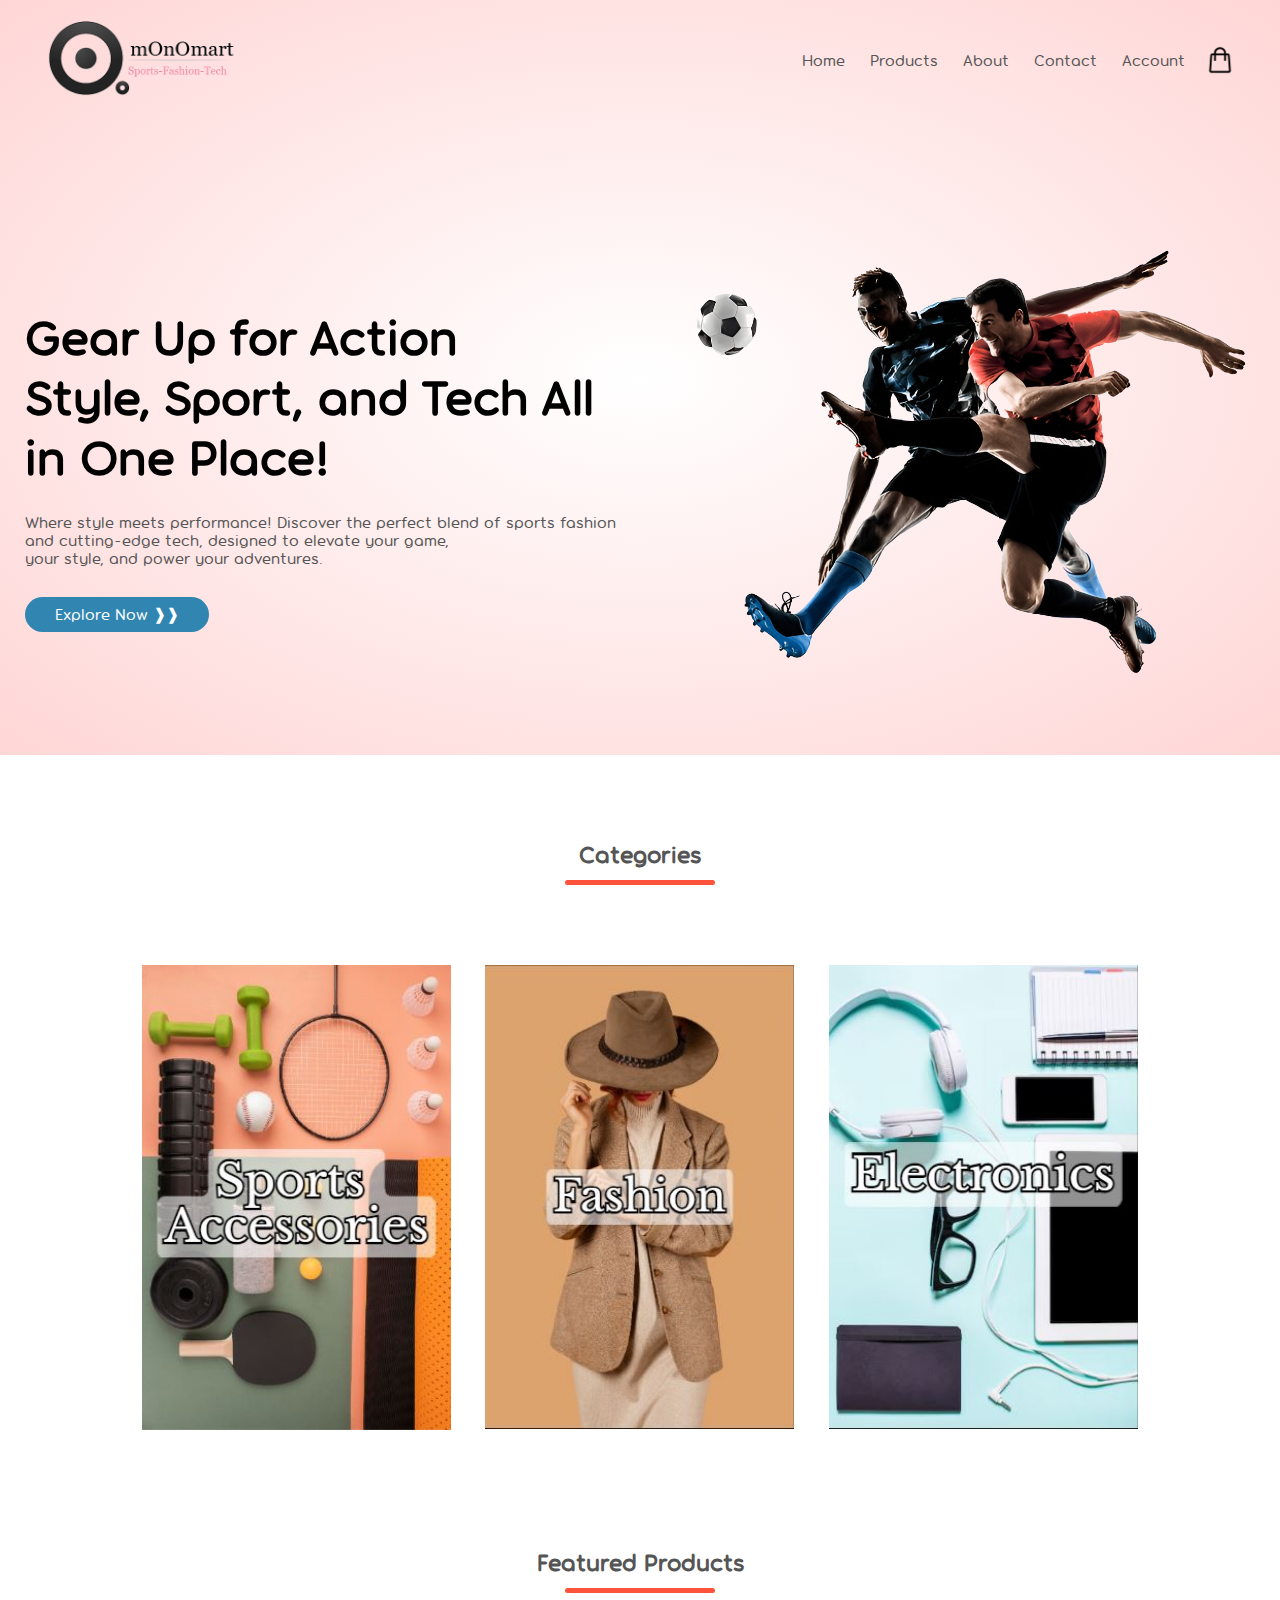
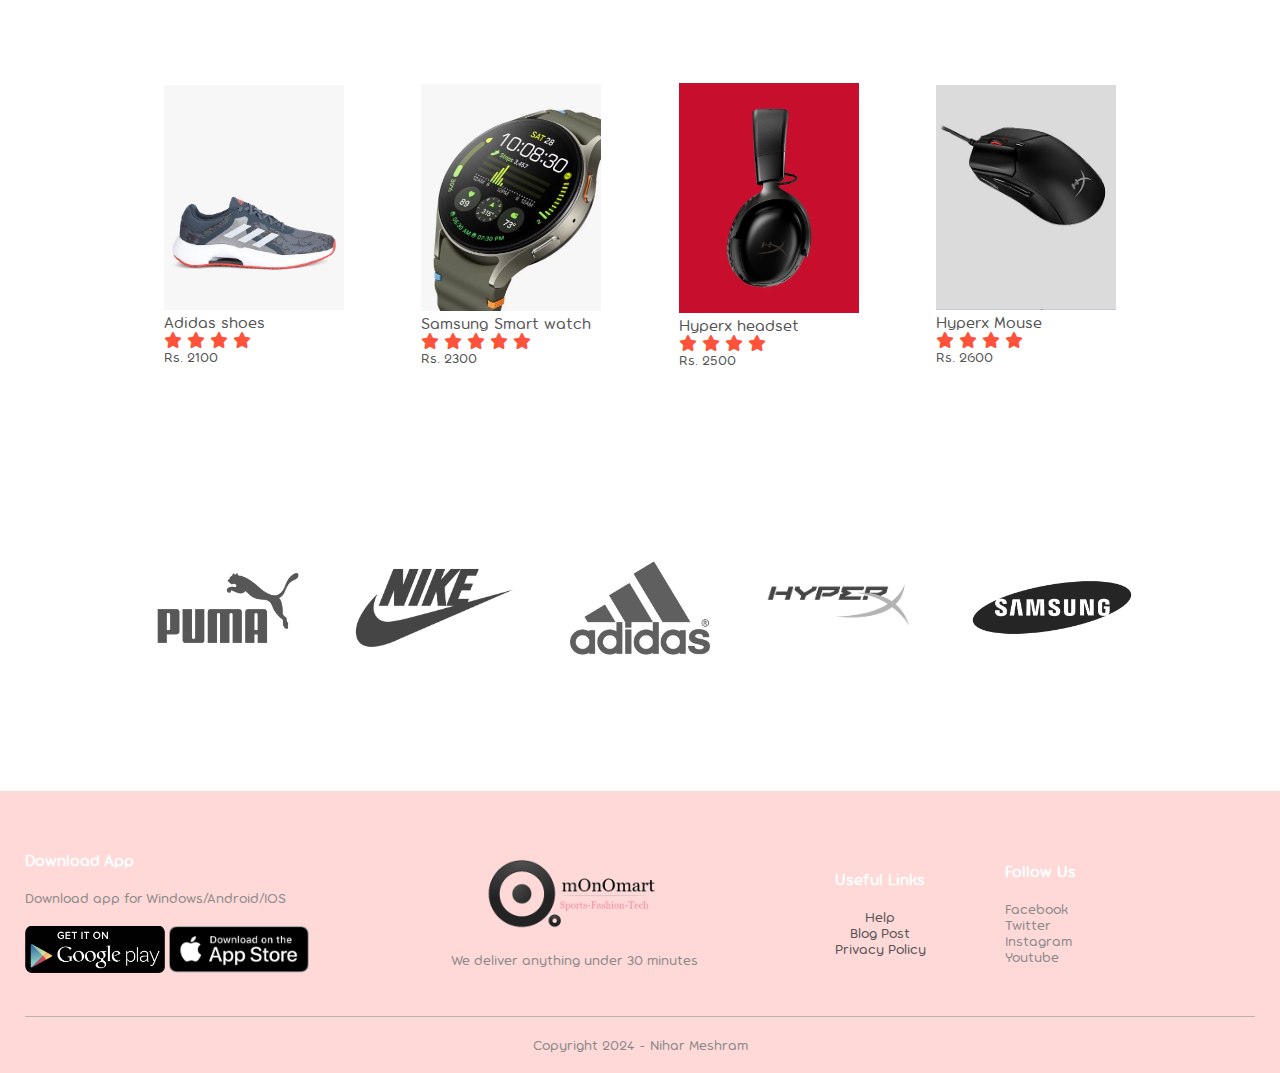
<file: Index.html>
<!DOCTYPE html>
<html>
  <head>
    <meta charset="UTF-8">
    <meta name="viewport" content="width=device-width initial-scale=1.0">
    <title>mOnOmart</title>
    <link rel="stylesheet" href="style.css">
    <link rel="preload" href="/torus_regular-webfont.woff2" as="font" type="font/woff2" crossorigin>
    <link rel="stylesheet" href="https://cdnjs.cloudflare.com/ajax/libs/font-awesome/6.7.2/css/all.min.css">
  </head>
  <body>
    <div class="header">
        <div class="container">
            <div class="navbar">
                <div class="logo">
                    <img src="images/logo.png" width="200px">
                </div>
                <nav>
                    <ul id="MenuItems">
                        <li><a href="">Home</a></li>
                        <li><a href="Products.html">Products</a></li>
                        <li><a href="About.html">About</a></li>
                        <li><a href="Contact.html">Contact</a></li>
                        <li><a href="Login.html">Account</a></li>
                    </ul>
                </nav>
                <img src="/images/cart.png" width="30px" height="30px">
                <img src="/images/menu.png" class="menu-icon" onclick="menutoggle()">
              </div>
              <div class="row">
                <div class="col">
                         <h2>Gear Up for Action<br>Style, Sport, and Tech All in One Place!</h2>
                         <p>Where style meets performance! Discover the perfect blend of sports fashion and cutting-edge tech, designed to elevate your game,<br>your style, and power your adventures.</p>
                          <a href="Products.html" class="button">Explore Now &#10097&#10097;</a> 
                </div>
                <div class="col">
                    <img src="images/image1.png">
                </div>
              </div>
        </div>
    </div>
    
    <div class="categories">
        <h2 class="title">Categories</h2>
        <div class="small-container">
          <div class="row">
            <div class="colc">
                <img src="/images/category1.jpg">
            </div>
            <div class="colc">
                <img src="/images/category2.jpg">
            </div>
            <div class="colc">
                <img src="/images/category3.jpg">
            </div>
            </div>
          </div>
        </div>
    </div>

    <div class="small-container">
        <h2 class="title">Featured Products</h2>
        <div class="row">
            <div class="cold"><a href="ProductD.html">
                <img src="/images/product1.webp">
                <h4>Adidas shoes</h4>
                <div class="rating">
                    <i class="fa fa-star" aria-hidden="true"></i>
                    <i class="fa fa-star" aria-hidden="true"></i>
                    <i class="fa fa-star" aria-hidden="true"></i>
                    <i class="fa fa-star" aria-hidden="true"></i>
                    <i class="fa fa-star-o" aria-hidden="true"></i></a>
                </div>
                <p>Rs. 2100</p>
            </div>
            <div class="cold"><a href="ProductD.html">
                <img src="/images/product2.avif">
                <h4>Samsung Smart watch</h4>
                <div class="rating">
                    <i class="fa fa-star" aria-hidden="true"></i>
                    <i class="fa fa-star" aria-hidden="true"></i>
                    <i class="fa fa-star" aria-hidden="true"></i>
                    <i class="fa fa-star" aria-hidden="true"></i>
                    <i class="fa fa-star" aria-hidden="true"></i></a>
                </div>
                <p>Rs. 2300</p>
            </div>
            <div class="cold"><a href="ProductD.html">
                <img src="/images/product3.webp">
                <h4>Hyperx headset</h4>
                <div class="rating">
                    <i class="fa fa-star" aria-hidden="true"></i>
                    <i class="fa fa-star" aria-hidden="true"></i>
                    <i class="fa fa-star" aria-hidden="true"></i>
                    <i class="fa fa-star" aria-hidden="true"></i>
                    <i class="fa fa-star-o" aria-hidden="true"></i></a>
                </div>
                <p>Rs. 2500</p>
            </div>
            <div class="cold"><a href="ProductD.html">
                <img src="/images/product 4.jpg">
                <h4>Hyperx Mouse</h4>
                <div class="rating">
                    <i class="fa fa-star" aria-hidden="true"></i>
                    <i class="fa fa-star" aria-hidden="true"></i>
                    <i class="fa fa-star" aria-hidden="true"></i>
                    <i class="fa fa-star" aria-hidden="true"></i>
                    <i class="fa fa-star-half-o" aria-hidden="true"></i></a>
                </div>
                <p>Rs. 2600</p>
            </div>
        </div>
    </div>
    <div class="brands">
        <div class="small-container">
            <div class="row">
                <div class="colf">
                    <img src="/images/brand1.png">
                </div>
                <div class="colf">
                    <img src="/images/brand2.png">
                </div>
                <div class="colf">
                    <img src="/images/brand3.png">
                </div>
                <div class="colf">
                    <img src="/images/brand4.png">
                </div>
                <div class="colf">
                    <img src="/images/brand5.png">
                </div>
            </div>
        </div>
    </div>


    <div class="footer">
        <div class="container">
            <div class="row">
                <div class="fcol1">
                    <h3>Download App</h3>
                    <p>Download app for Windows/Android/IOS</p>
                    <div class="applogo">
                        <img src="/images/applogo1.png">
                        <img src="/images/applogo2.png">
                    </div>
                </div>
                <div class="fcol2">
                    <img src="/images/logo.png">
                    <p>We deliver anything under 30 minutes</p>
                </div>
                <div class="fcol3">
                    <h3>Useful Links</h3>
                    <ul>
                        <li><a href="Help.html">Help</a></li>
                        <li><a>Blog Post</a></li>
                        <li><a href="PriPol.html">Privacy Policy</a></li>
                    </ul>
                </div>
                <div class="fcol4">
                    <h3>Follow Us</h3>
                    <ul>
                        <li>Facebook</li>
                        <li>Twitter</li>
                        <li>Instagram</li>
                        <li>Youtube</li>
                    </ul>
                </div>
            </div>
            <hr>
            <p class="copyright">Copyright 2024 - Nihar Meshram</p>
        </div>
    </div>

    <script>
        var MenuItems = document.getElementById("MenuItems");

        MenuItems.style.maxHeight = "0px";

        function menutoggle(){
            if(MenuItems.style.maxHeight == "0px")
        {
            MenuItems.style.maxHeight = "200px";
        }
        else
        {
            MenuItems.style.maxHeight = "0px";
        }
        }
    </script>

  </body>
</html>
</file>
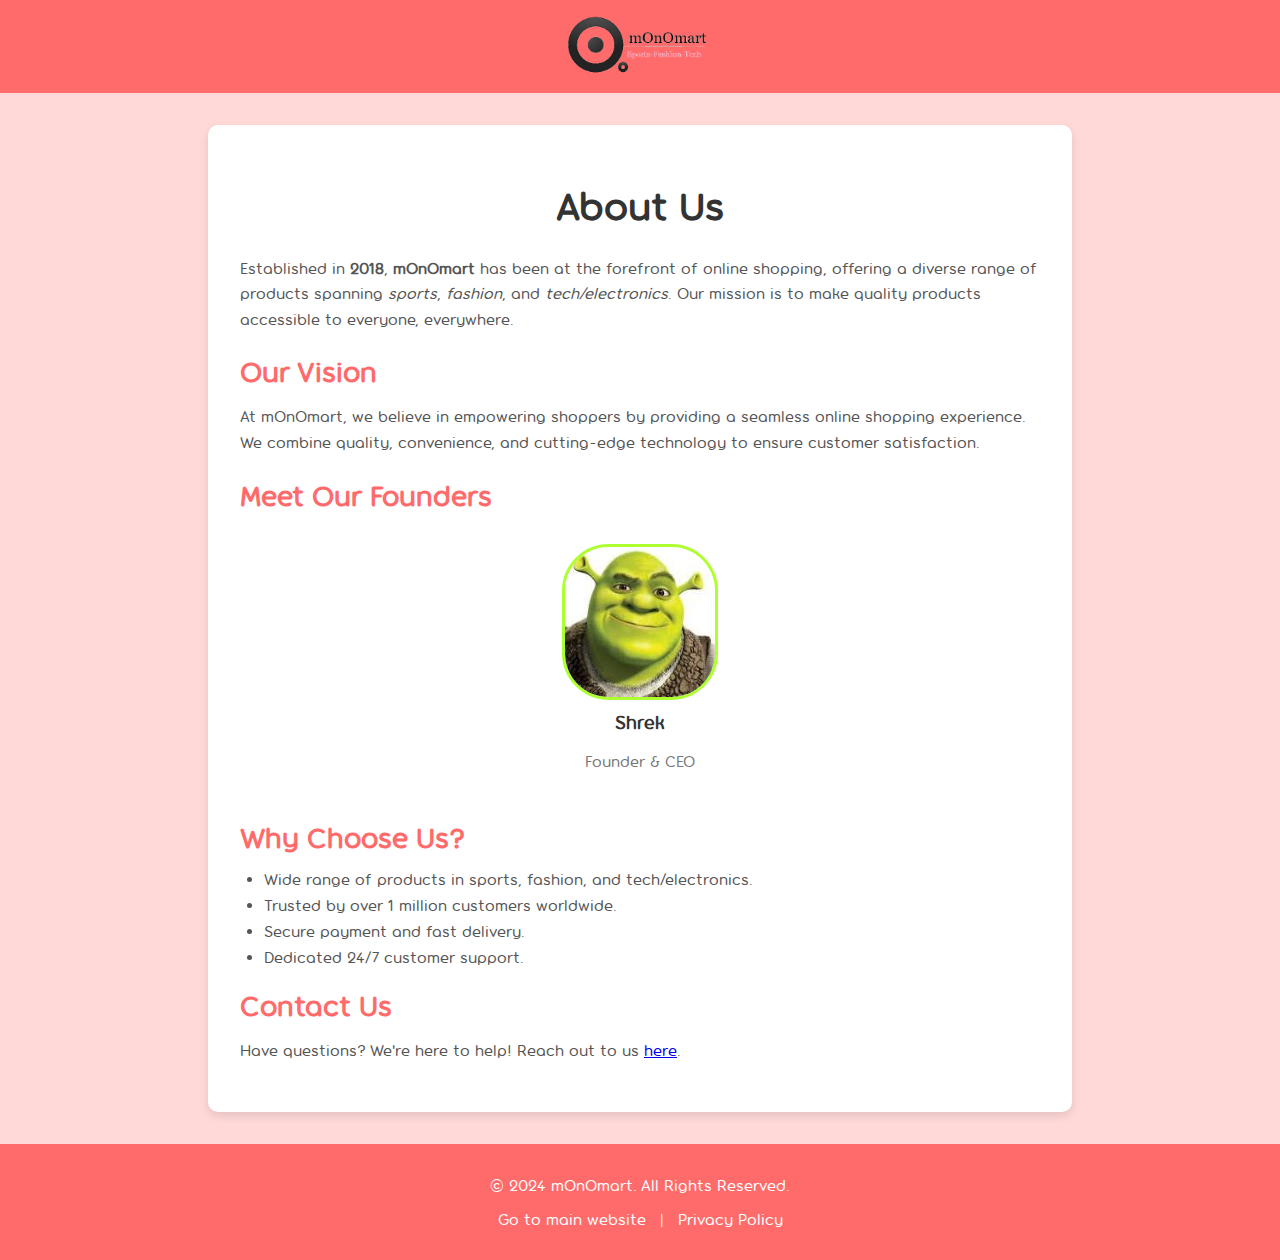
<file: About.html>
<!DOCTYPE html>
<html lang="en">
<head>
    <meta charset="UTF-8">
    <meta name="viewport" content="width=device-width, initial-scale=1.0">
    <title>About Us - mOnOmart</title>
    <link rel="stylesheet" href="About.css">
    <link rel="preload" href="/torus_regular-webfont.woff2" as="font" type="font/woff2" crossorigin>
</head>
<body>
    <header class="header">
        <a href="Website.html"><img src="/images/logo.png" class="logo"></a>
    </header>

    <div class="about-container">
        <h1>About Us</h1>
        <p>Established in <strong>2018</strong>, <strong>mOnOmart</strong> has been at the forefront of online shopping, offering a diverse range of products spanning <em>sports</em>, <em>fashion</em>, and <em>tech/electronics</em>. Our mission is to make quality products accessible to everyone, everywhere.</p>
        
        <section>
            <h2>Our Vision</h2>
            <p>At mOnOmart, we believe in empowering shoppers by providing a seamless online shopping experience. We combine quality, convenience, and cutting-edge technology to ensure customer satisfaction.</p>
        </section>
        
        <section>
            <h2>Meet Our Founders</h2>
            <div class="founders">
                <div class="founder">
                    <img src="/images/Founder.JPG" class="founder-image">
                    <h3>Shrek</h3>
                    <p>Founder & CEO</p>
                </div>
            </div>
        </section>

        <section>
            <h2>Why Choose Us?</h2>
            <ul>
                <li>Wide range of products in sports, fashion, and tech/electronics.</li>
                <li>Trusted by over 1 million customers worldwide.</li>
                <li>Secure payment and fast delivery.</li>
                <li>Dedicated 24/7 customer support.</li>
            </ul>
        </section>

        <section>
            <h2>Contact Us</h2>
            <p>Have questions? We're here to help! Reach out to us <a href="Contact.html">here</a>.</p>
        </section>
    </div>

    <footer class="footer">
        <p>&copy; 2024 mOnOmart. All Rights Reserved.</p>
        <p><a href="Website.html">Go to main website</a> | <a href="PriPol.css">Privacy Policy</a></p>
    </footer>
</body>
</html>
</file>
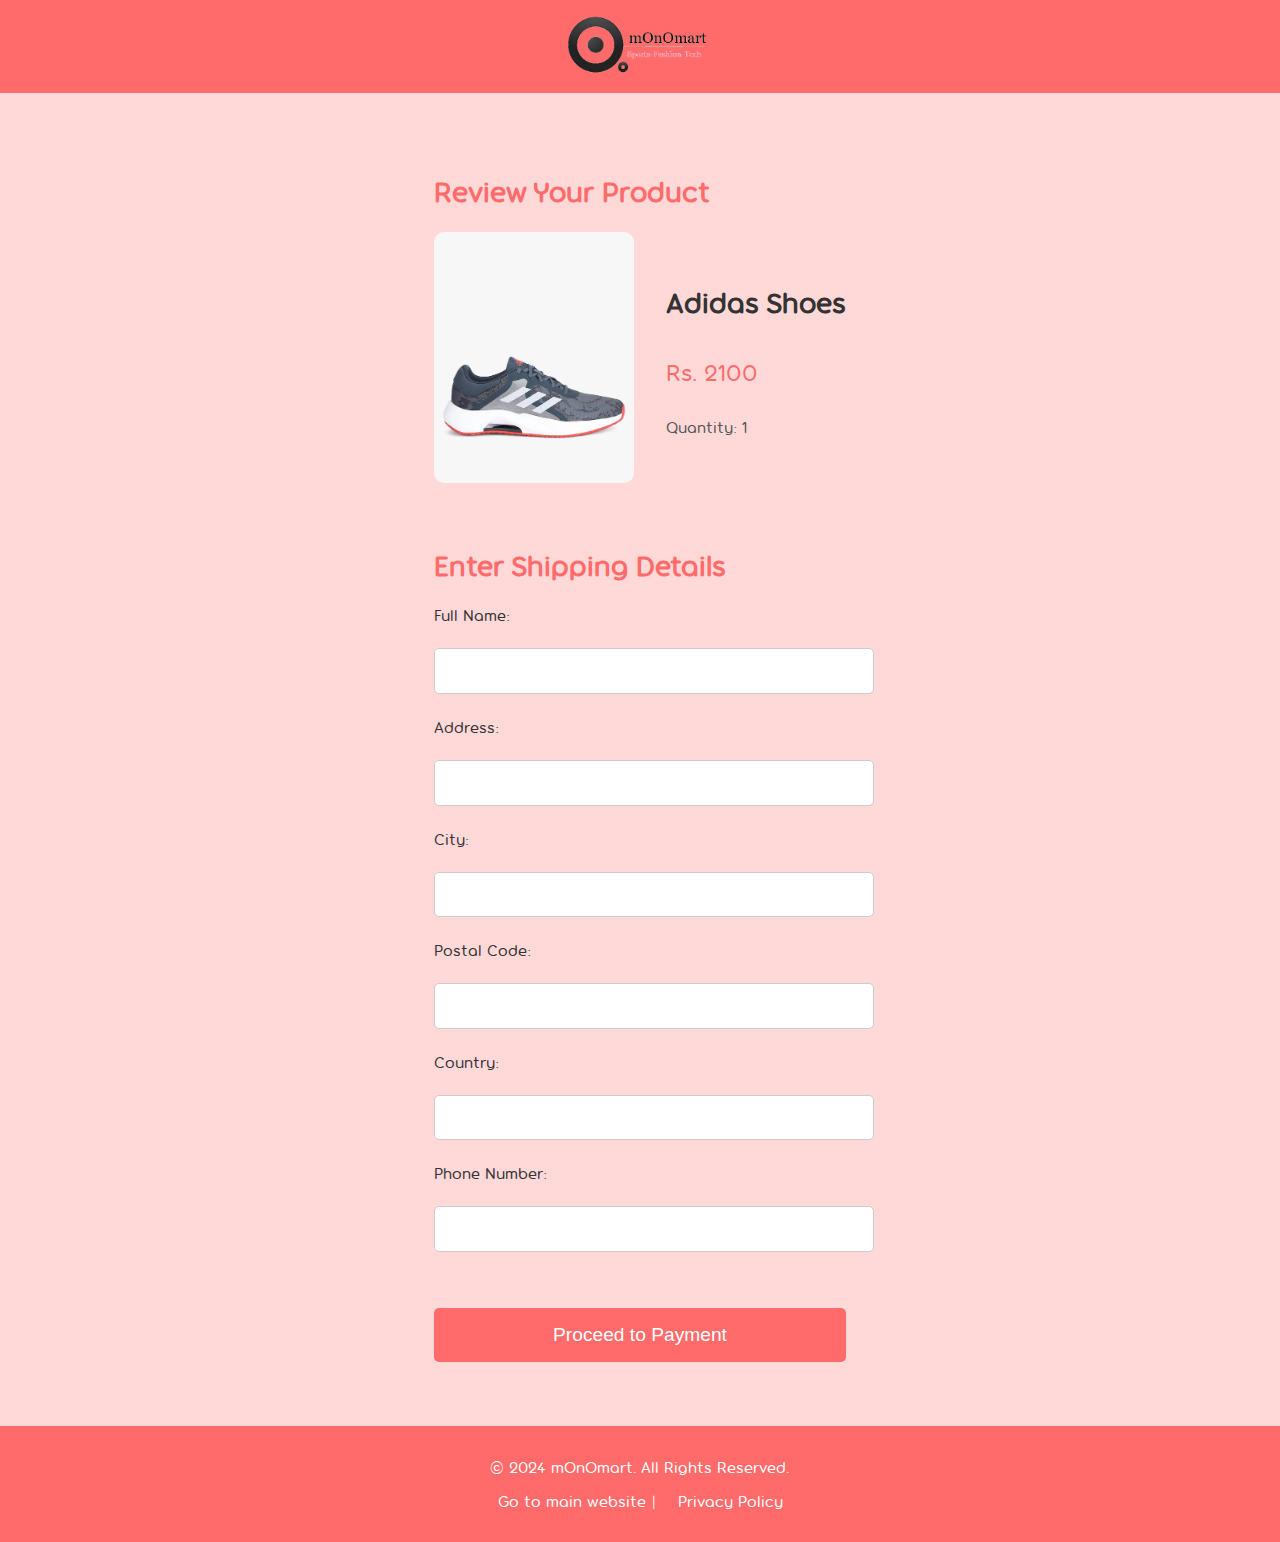
<file: Buynow.html>
<!DOCTYPE html>
<html lang="en">
<head>
    <meta charset="UTF-8">
    <meta name="viewport" content="width=device-width, initial-scale=1.0">
    <title>Buy Now - mOnOmart</title>
    <link rel="stylesheet" href="Buynow.css">
    <link rel="preload" href="/torus_regular-webfont.woff2" as="font" type="font/woff2" crossorigin>
</head>
<body>
    <header class="header">
        <a href="Website.html">
            <img src="/images/logo.png" class="logo">
        </a>
    </header>

    <div class="buy-now-container">
        <div class="product-review">
            <h1>Review Your Product</h1>
            <div class="product-info">
                <img src="/images/product1.webp" class="product-image">
                <div class="product-details">
                    <h2>Adidas Shoes</h2>
                    <p class="price">Rs. 2100</p>
                    <p class="quantity">Quantity: 1</p>
                </div>
            </div>
        </div>

        <div class="shipping-info">
            <h1>Enter Shipping Details</h1>
            <form id="shipping-form">
                <label for="full-name">Full Name:</label>
                <input type="text" id="full-name" name="full-name" required>

                <label for="address">Address:</label>
                <input type="text" id="address" name="address" required>

                <label for="city">City:</label>
                <input type="text" id="city" name="city" required>

                <label for="postal-code">Postal Code:</label>
                <input type="text" id="postal-code" name="postal-code" required>

                <label for="country">Country:</label>
                <input type="text" id="country" name="country" required>

                <label for="phone">Phone Number:</label>
                <input type="tel" id="phone" name="phone" required>

                <button type="submit" class="submit-button">Proceed to Payment</button>
            </form>
        </div>
    </div>

    <footer class="footer">
        <p>&copy; 2024 mOnOmart. All Rights Reserved.</p>
        <p><a href="Website.html">Go to main website | <a href="PriPol.html">Privacy Policy</a></a></p>
    </footer>
</body>
</html>
</file>
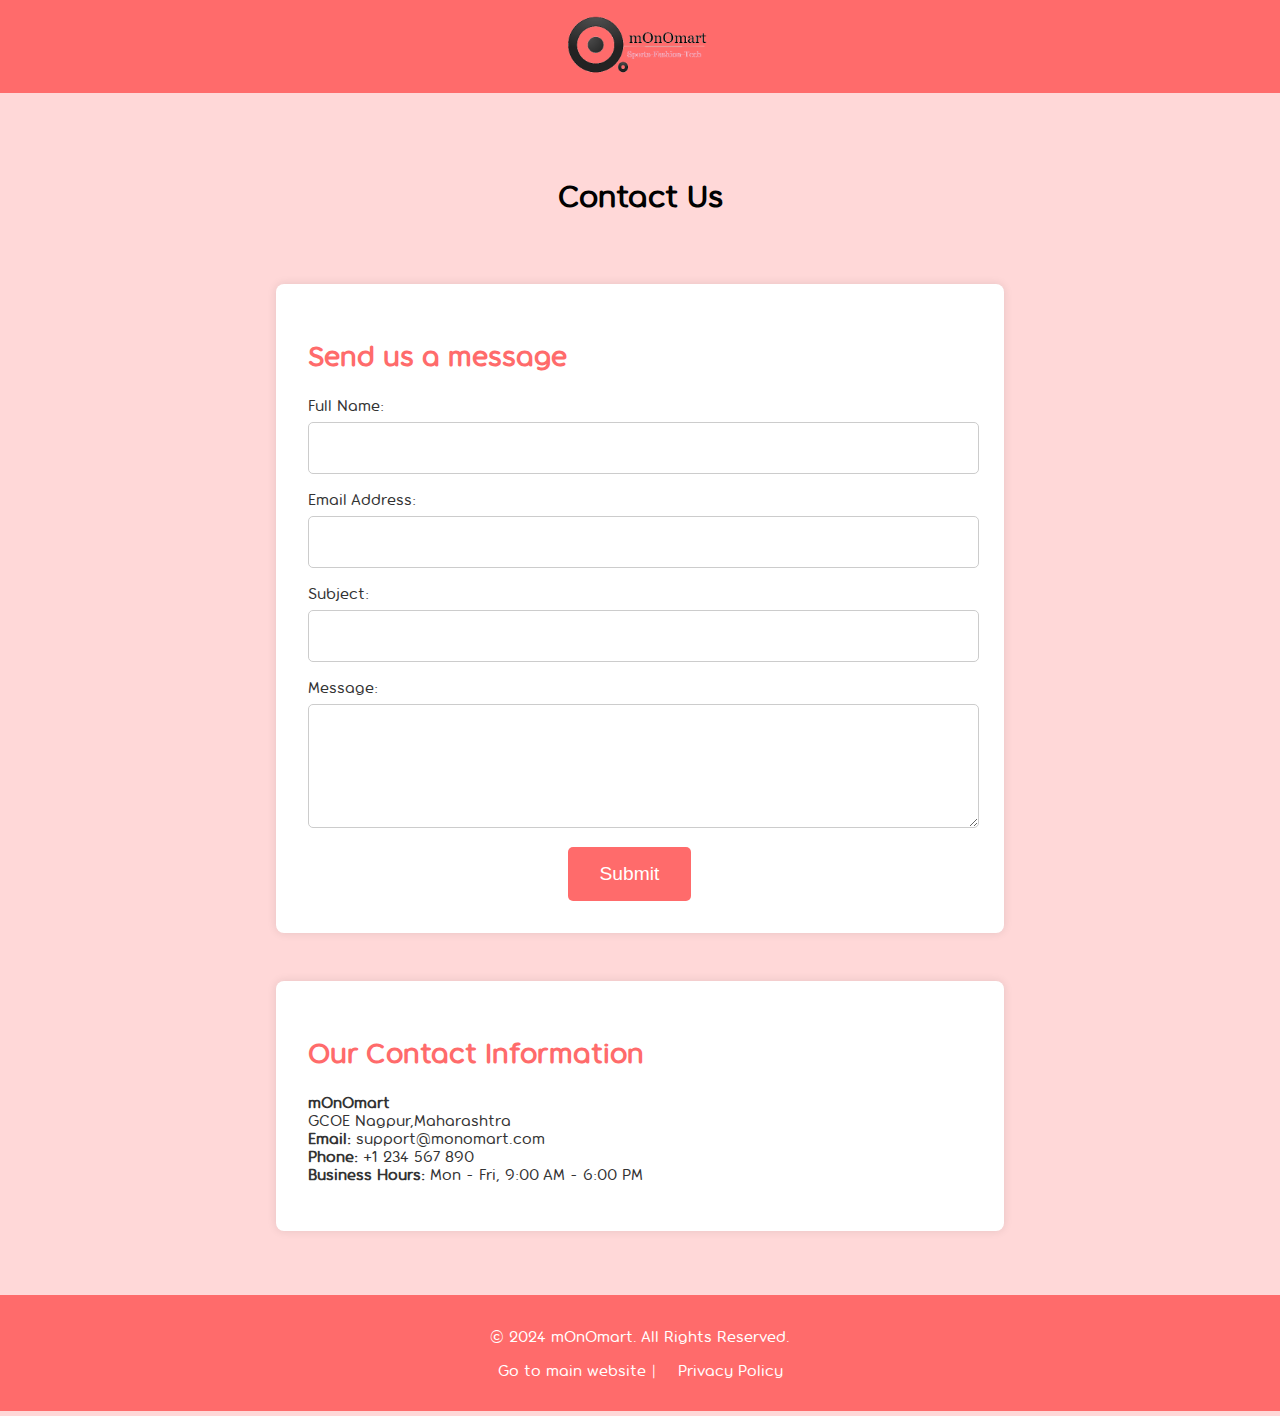
<file: Contact.html>
<!DOCTYPE html>
<html lang="en">
<head>
    <meta charset="UTF-8">
    <meta name="viewport" content="width=device-width, initial-scale=1.0">
    <title>Contact Us - mOnOmart</title>
    <link rel="stylesheet" href="Contact.css">
    <link rel="preload" href="/torus_regular-webfont.woff2" as="font" type="font/woff2" crossorigin>
</head>
<body>
    <header class="header">
        <a href="Website.html">
            <img src="/images/logo.png" class="logo">
        </a>
    </header>

    <div class="contact-us-container">
        <h1>Contact Us</h1>
        
        <div class="contact-form">
            <h2>Send us a message</h2>
            <form action="" method="POST">
                <label for="name">Full Name:</label>
                <input type="text" id="name" name="name" required>
                
                <label for="email">Email Address:</label>
                <input type="email" id="email" name="email" required>
                
                <label for="subject">Subject:</label>
                <input type="text" id="subject" name="subject" required>
                
                <label for="message">Message:</label>
                <textarea id="message" name="message" rows="5" required></textarea>
                
                <button type="submit" class="submit-button">Submit</button>
            </form>
        </div>
        
        <div class="company-info">
            <h2>Our Contact Information</h2>
            <p><strong>mOnOmart</strong><br>
            GCOE Nagpur,Maharashtra<br>
            <strong>Email:</strong> support@monomart.com<br>
            <strong>Phone:</strong> +1 234 567 890<br>
            <strong>Business Hours:</strong> Mon - Fri, 9:00 AM - 6:00 PM</p>
        </div>
    </div>

    <footer class="footer">
        <p>&copy; 2024 mOnOmart. All Rights Reserved.</p>
        <p><a href="Website.html">Go to main website | <a href="PriPol.html">Privacy Policy</a></a></p>
    </footer>

</body>
</html>
</file>
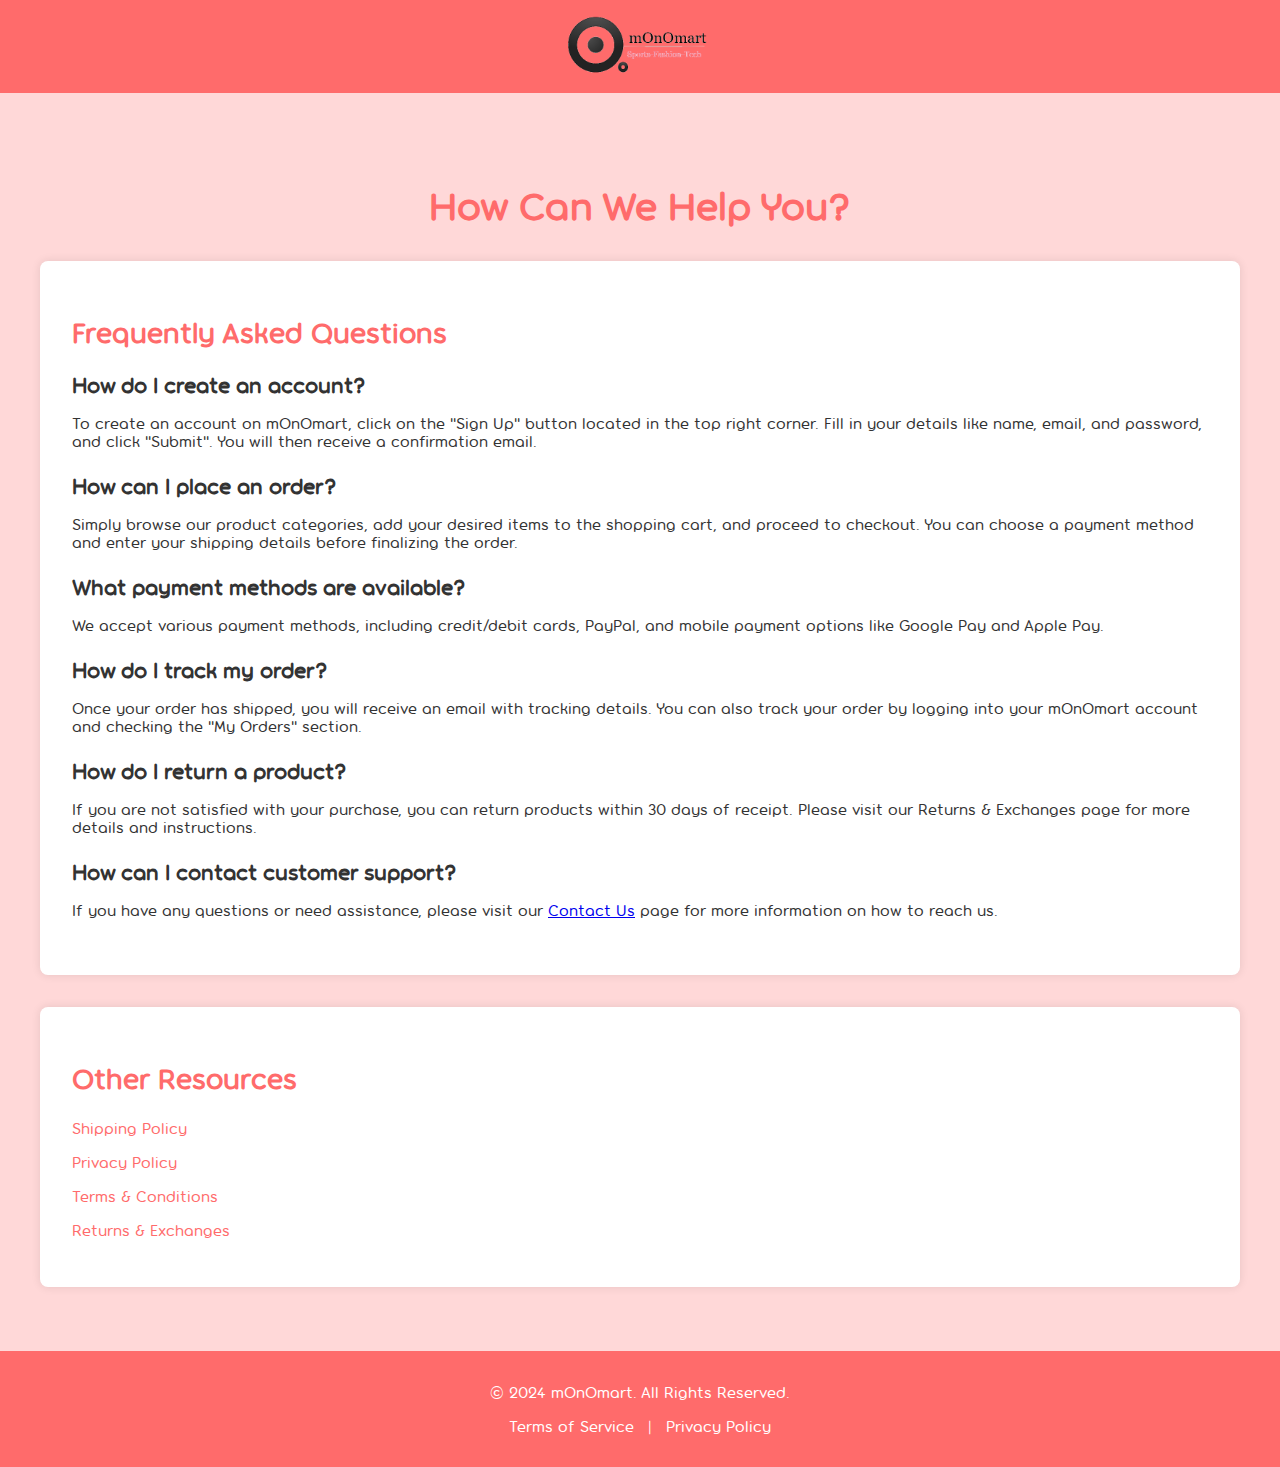
<file: Help.html>
<!DOCTYPE html>
<html lang="en">
<head>
    <meta charset="UTF-8">
    <meta name="viewport" content="width=device-width, initial-scale=1.0">
    <title>Help - mOnOmart</title>
    <link rel="stylesheet" href="Help.css">
    <link rel="preload" href="/torus_regular-webfont.woff2" as="font" type="font/woff2" crossorigin>
</head>
<body>
    <header class="header">
        <a href="Website.html">
            <img src="/images/logo.png" class="logo">
        </a>
    </header>

    <div class="help-container">
        <h1>How Can We Help You?</h1>

        <section class="faq-section">
            <h2>Frequently Asked Questions</h2>

            <div class="faq-item">
                <h3>How do I create an account?</h3>
                <p>To create an account on mOnOmart, click on the "Sign Up" button located in the top right corner. Fill in your details like name, email, and password, and click "Submit". You will then receive a confirmation email.</p>
            </div>

            <div class="faq-item">
                <h3>How can I place an order?</h3>
                <p>Simply browse our product categories, add your desired items to the shopping cart, and proceed to checkout. You can choose a payment method and enter your shipping details before finalizing the order.</p>
            </div>

            <div class="faq-item">
                <h3>What payment methods are available?</h3>
                <p>We accept various payment methods, including credit/debit cards, PayPal, and mobile payment options like Google Pay and Apple Pay.</p>
            </div>

            <div class="faq-item">
                <h3>How do I track my order?</h3>
                <p>Once your order has shipped, you will receive an email with tracking details. You can also track your order by logging into your mOnOmart account and checking the "My Orders" section.</p>
            </div>

            <div class="faq-item">
                <h3>How do I return a product?</h3>
                <p>If you are not satisfied with your purchase, you can return products within 30 days of receipt. Please visit our Returns & Exchanges page for more details and instructions.</p>
            </div>

            <div class="faq-item">
                <h3>How can I contact customer support?</h3>
                <p>If you have any questions or need assistance, please visit our <a href="Contact.html">Contact Us</a> page for more information on how to reach us.</p>
            </div>
        </section>

        <section class="other-resources">
            <h2>Other Resources</h2>
            <ul>
                <li><a href="PriPol.html">Shipping Policy</a></li>
                <li><a href="PriPol.html">Privacy Policy</a></li>
                <li><a href="PriPol.html">Terms & Conditions</a></li>
                <li><a href="PriPol.html">Returns & Exchanges</a></li>
            </ul>
        </section>
    </div>

    <footer class="footer">
        <p>&copy; 2024 mOnOmart. All Rights Reserved.</p>
        <p><a href="Website.html">Terms of Service</a> | <a href="PriPol.html">Privacy Policy</a></p>
    </footer>

</body>
</html>
</file>
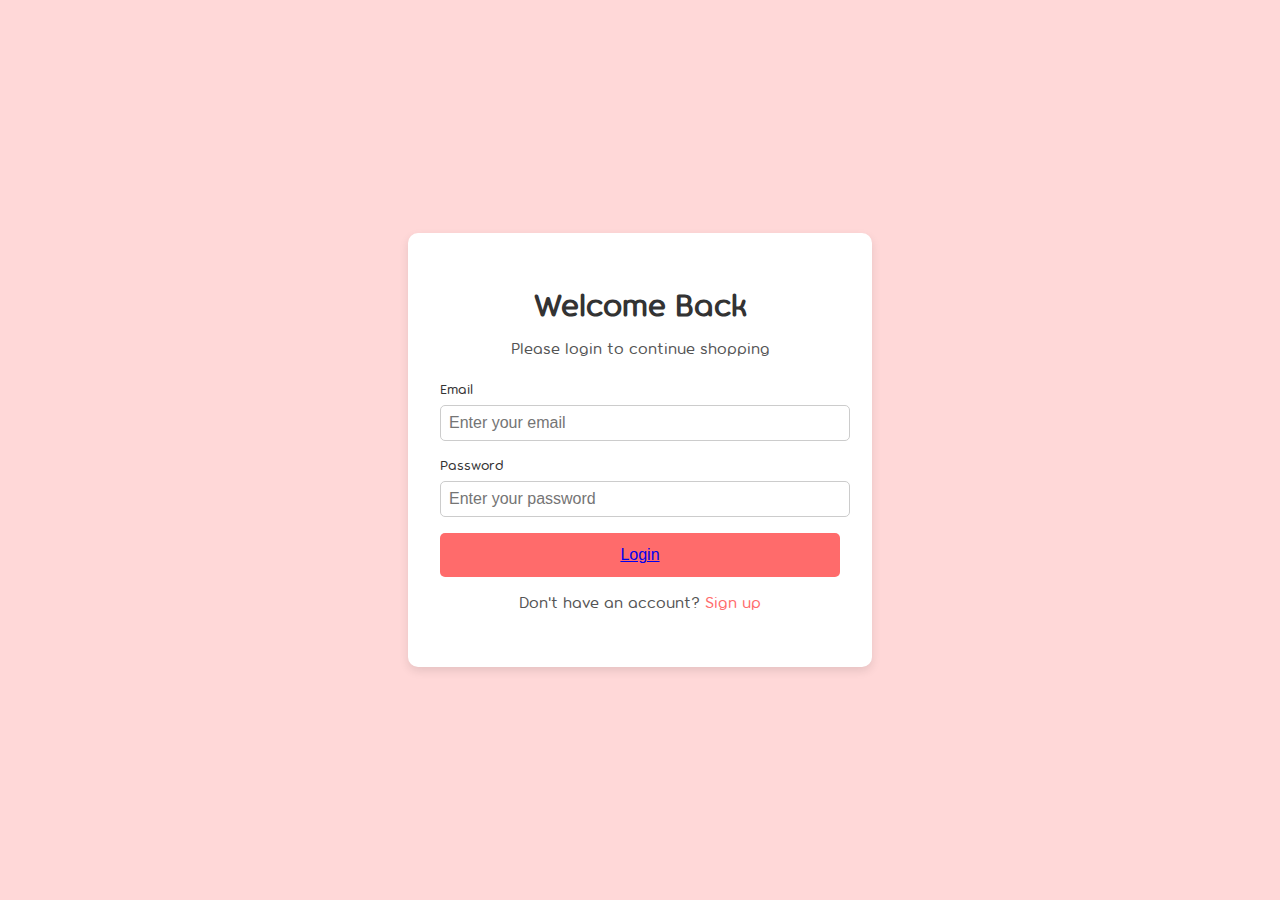
<file: Login.html>
<!DOCTYPE html>
<html lang="en">
<head>
    <meta charset="UTF-8">
    <meta name="viewport" content="width=device-width, initial-scale=1.0">
    <title>Login - Shopping Website</title>
    <link rel="stylesheet" href="Login.css">
    <link rel="preload" href="/torus_regular-webfont.woff2" as="font" type="font/woff2" crossorigin>
</head>
<body>
    <div class="login-container">
        <h1>Welcome Back</h1>
        <p>Please login to continue shopping</p>
        <form action="#" method="POST">
            <label for="email">Email</label>
            <input type="email" id="email" name="email" placeholder="Enter your email" required>

            <label for="password">Password</label>
            <input type="password" id="password" name="password" placeholder="Enter your password" required>

            <button type="submit" class="btn"><a href="Website.html">Login</a></button>
            <p class="signup-link">Don't have an account? <a href="Signup.html">Sign up</a></p>
        </form>
    </div>
</body>
</html>
</file>
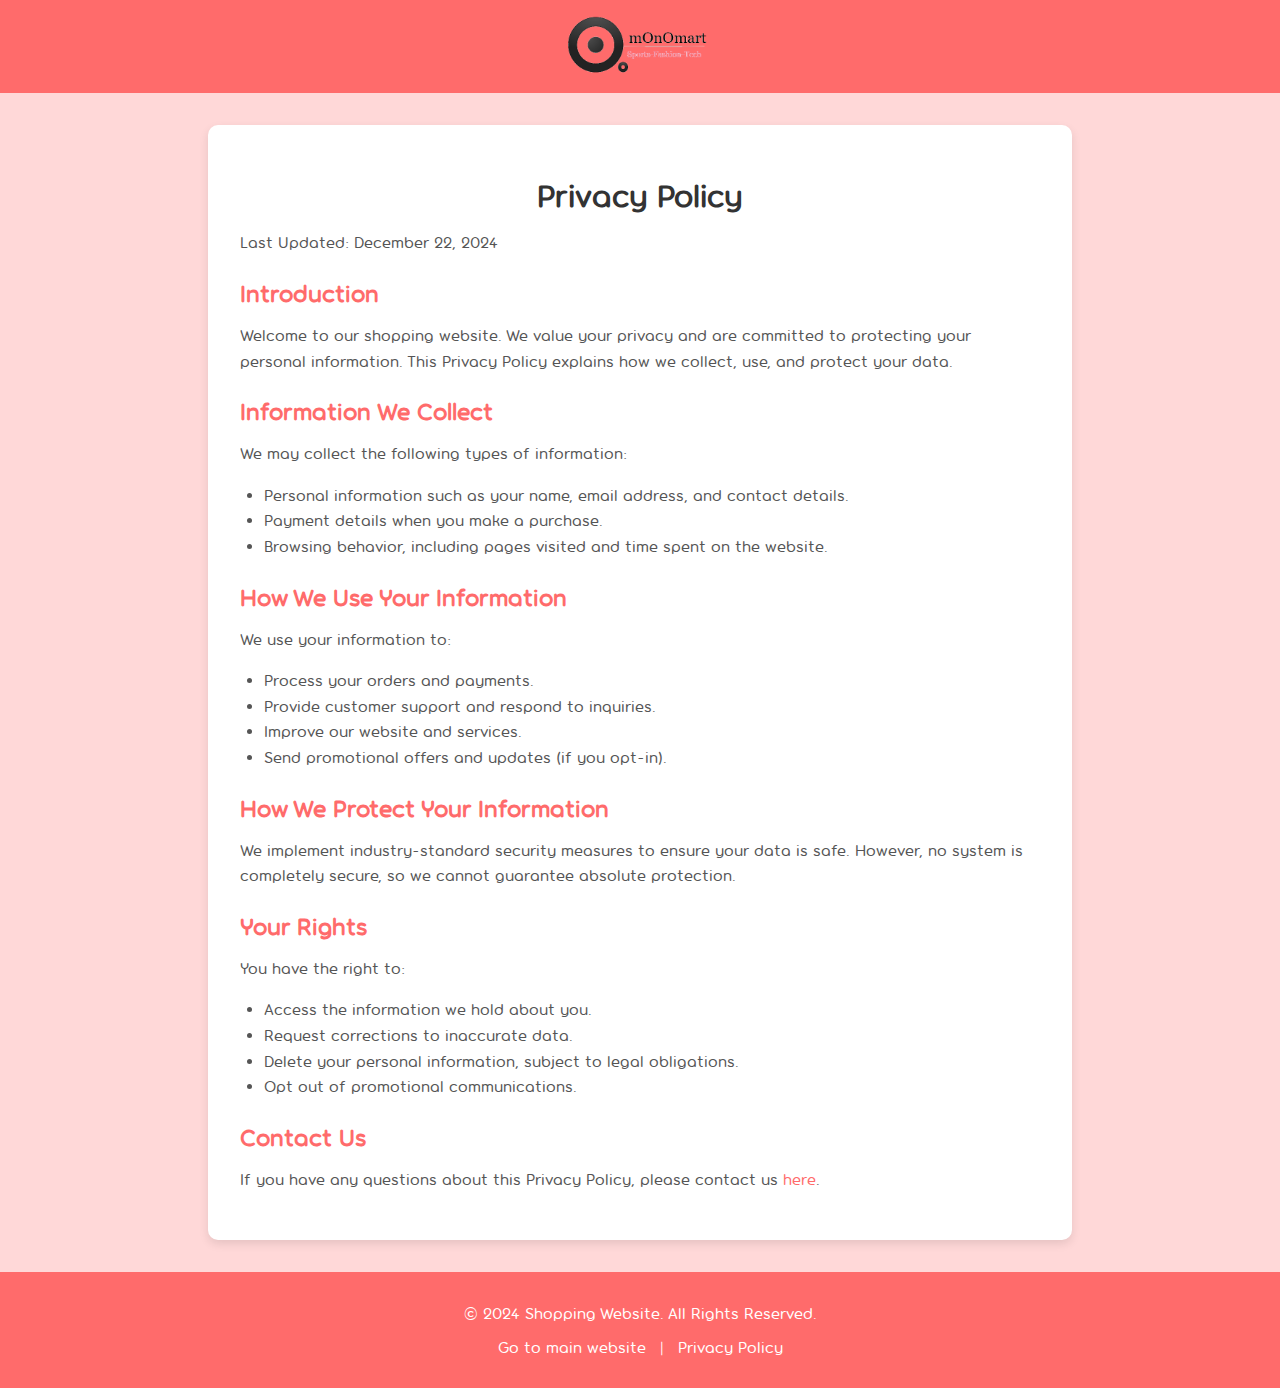
<file: PriPol.html>
<!DOCTYPE html>
<html lang="en">
<head>
    <meta charset="UTF-8">
    <meta name="viewport" content="width=device-width, initial-scale=1.0">
    <title>Privacy Policy</title>
    <link rel="stylesheet" href="PriPol.css">
    <link rel="preload" href="/torus_regular-webfont.woff2" as="font" type="font/woff2" crossorigin>
</head>
<body>
    
    <header class="header">
        <a href="Website.html">
            <img src="/images/logo.png" class="logo">
        </a>
    </header>

   
    <div class="policy-container">
        <h1>Privacy Policy</h1>
        <p>Last Updated: December 22, 2024</p>
        
        <section>
            <h2>Introduction</h2>
            <p>Welcome to our shopping website. We value your privacy and are committed to protecting your personal information. This Privacy Policy explains how we collect, use, and protect your data.</p>
        </section>
        
        <section>
            <h2>Information We Collect</h2>
            <p>We may collect the following types of information:</p>
            <ul>
                <li>Personal information such as your name, email address, and contact details.</li>
                <li>Payment details when you make a purchase.</li>
                <li>Browsing behavior, including pages visited and time spent on the website.</li>
            </ul>
        </section>
        
        <section>
            <h2>How We Use Your Information</h2>
            <p>We use your information to:</p>
            <ul>
                <li>Process your orders and payments.</li>
                <li>Provide customer support and respond to inquiries.</li>
                <li>Improve our website and services.</li>
                <li>Send promotional offers and updates (if you opt-in).</li>
            </ul>
        </section>
        
        <section>
            <h2>How We Protect Your Information</h2>
            <p>We implement industry-standard security measures to ensure your data is safe. However, no system is completely secure, so we cannot guarantee absolute protection.</p>
        </section>
        
        <section>
            <h2>Your Rights</h2>
            <p>You have the right to:</p>
            <ul>
                <li>Access the information we hold about you.</li>
                <li>Request corrections to inaccurate data.</li>
                <li>Delete your personal information, subject to legal obligations.</li>
                <li>Opt out of promotional communications.</li>
            </ul>
        </section>
        
        <section>
            <h2>Contact Us</h2>
            <p>If you have any questions about this Privacy Policy, please contact us <a href="Contact.html">here</a>.</p>
        </section>
    </div>

  
    <footer class="footer">
        <p>&copy; 2024 Shopping Website. All Rights Reserved.</p>
        <p><a href="Website.html">Go to main website</a> | <a href="PriPol.html">Privacy Policy</a></p>
    </footer>
</body>
</html>
</file>
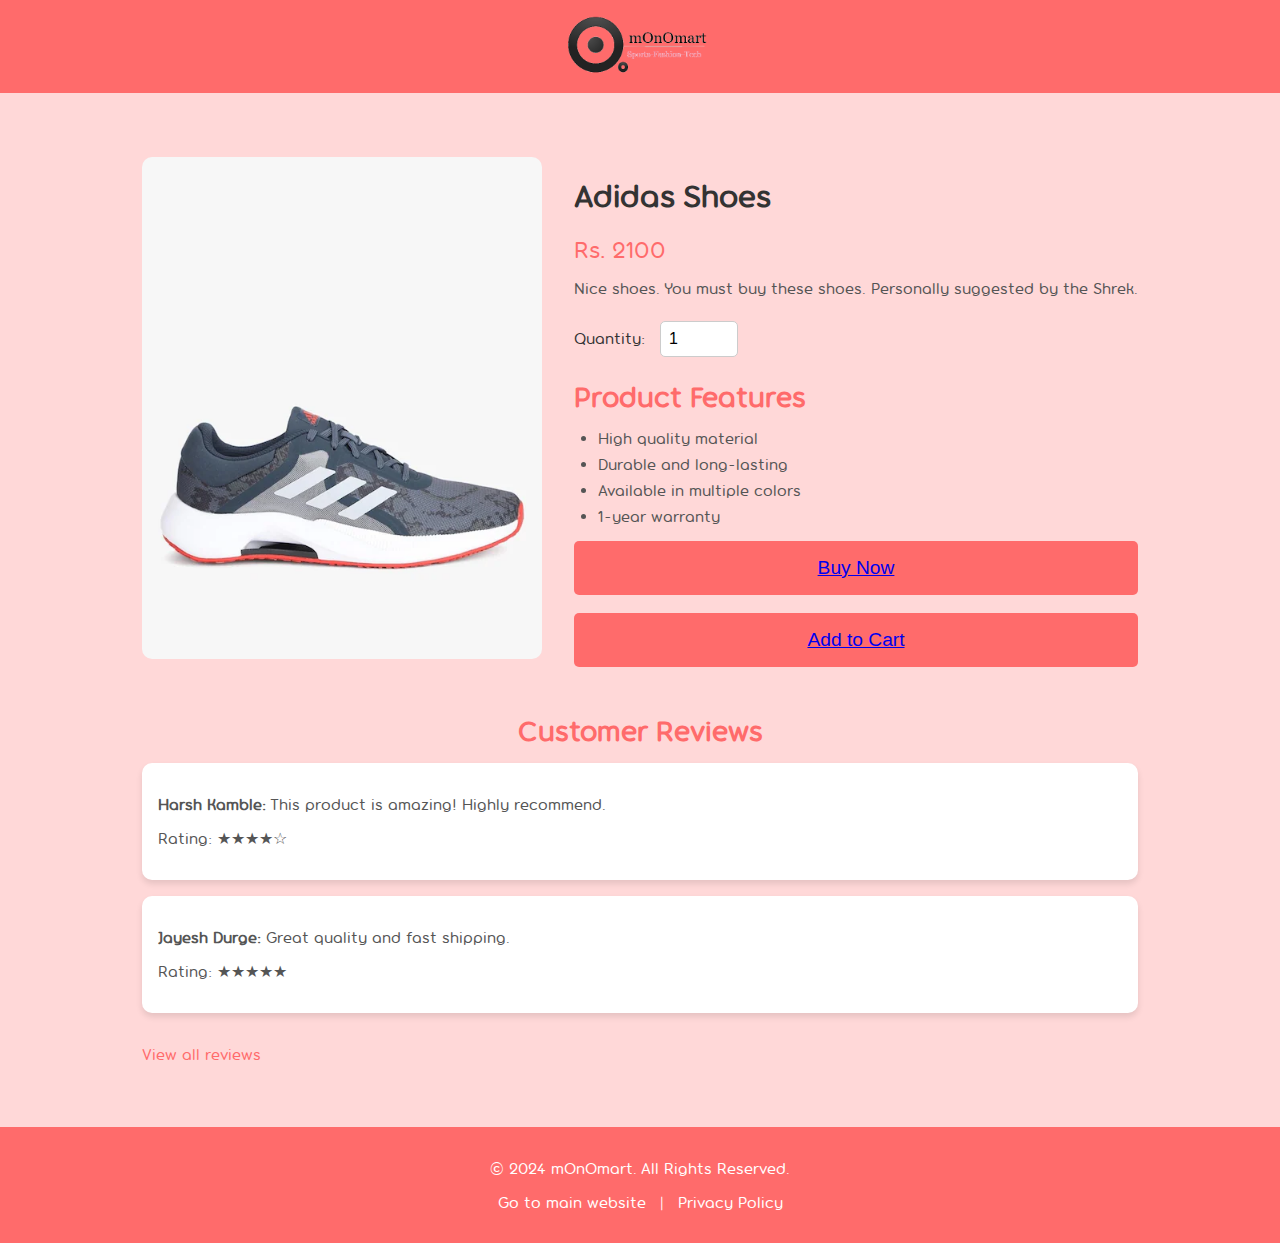
<file: ProductD.html>
<!DOCTYPE html>
<html lang="en">
<head>
    <meta charset="UTF-8">
    <meta name="viewport" content="width=device-width, initial-scale=1.0">
    <title>Product Details - mOnOmart</title>
    <link rel="stylesheet" href="ProductD.css">
    <link rel="preload" href="/torus_regular-webfont.woff2" as="font" type="font/woff2" crossorigin>
</head>
<body>
    <header class="header">
        <a href="Website.html"><img src="/images/logo.png" class="logo"></a>
    </header>

    <div class="product-details-container">
        <div class="product-details">
            <div class="product-image">
                <img src="/images/product1.webp">
            </div>

            <div class="product-info">
                <h1>Adidas Shoes</h1>
                <p class="product-price">Rs. 2100</p>
                <p class="product-description">Nice shoes. You must buy these shoes. Personally suggested by the Shrek.</p>
                
                <div class="quantity-selector">
                    <label for="quantity">Quantity:</label>
                    <input type="number" id="quantity" value="1" min="1" max="1000">
                </div>
                <div class="product-features">
                    <h2>Product Features</h2>
                    <ul>
                        <li>High quality material</li>
                        <li>Durable and long-lasting</li>
                        <li>Available in multiple colors</li>
                        <li>1-year warranty</li>
                    </ul>
                </div>
                <button class="add-to-cart"><a href="Buynow.html">Buy Now</a></button><br><br>
                <button class="add-to-cart"><a href="Buynow.html">Add to Cart</a></button>
            </div>
        </div>

        

        <div class="product-reviews">
            <h2>Customer Reviews</h2>
            <div class="review">
                <p><strong>Harsh Kamble:</strong> This product is amazing! Highly recommend.</p>
                <p>Rating: ★★★★☆</p>
            </div>
            <div class="review">
                <p><strong>Jayesh Durge:</strong> Great quality and fast shipping.</p>
                <p>Rating: ★★★★★</p>
            </div>
            <a href="lol.html" class="view-all-reviews">View all reviews</a>
        </div>
    </div>

    <footer class="footer">
        <p>&copy; 2024 mOnOmart. All Rights Reserved.</p>
        <p><a href="Website.html">Go to main website</a> | <a href="PriPol.html">Privacy Policy</a></p>
    </footer>
</body>
</html>
</file>
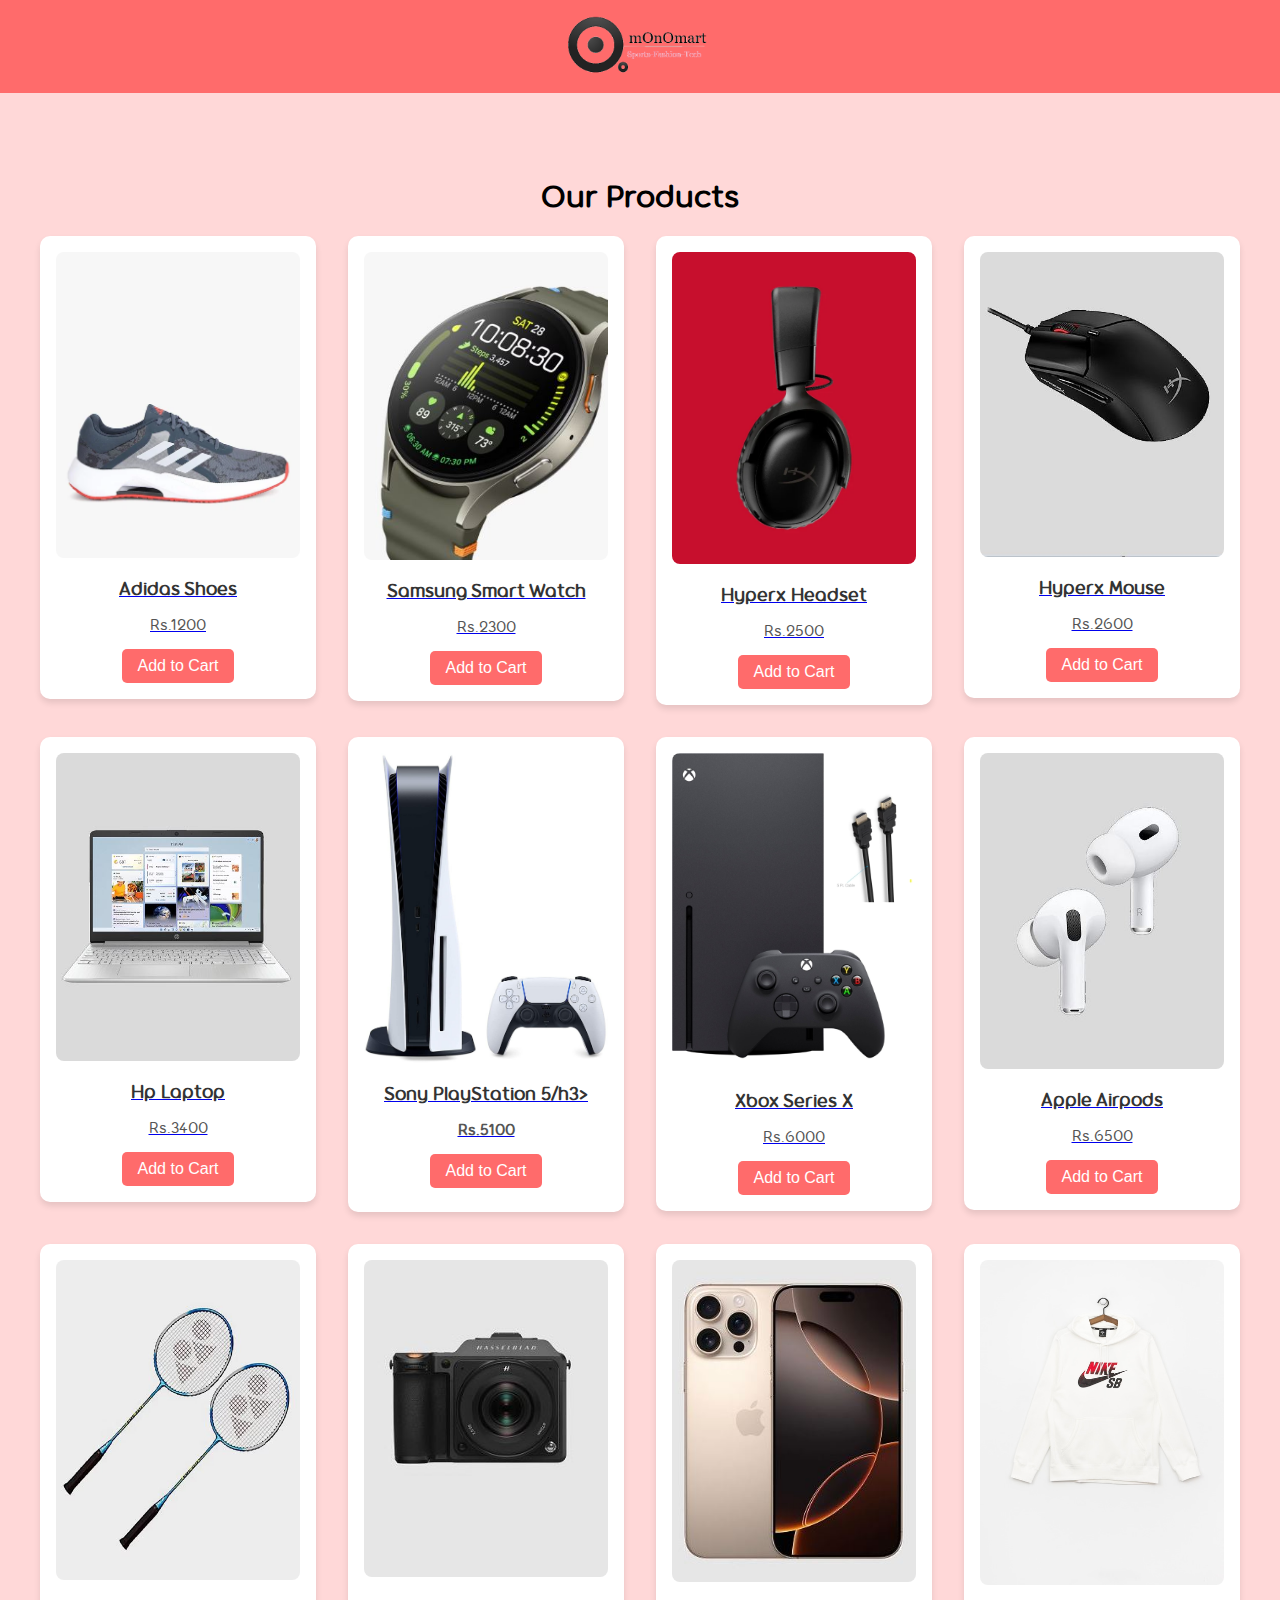
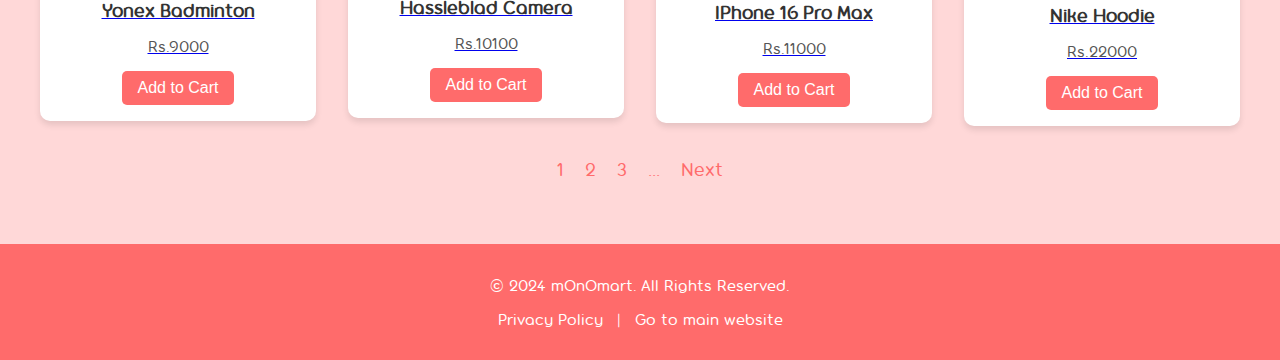
<file: Products.html>
<!DOCTYPE html>
<html lang="en">
<head>
    <meta charset="UTF-8">
    <meta name="viewport" content="width=device-width, initial-scale=1.0">
    <title>All Products - mOnOmart</title>
    <link rel="stylesheet" href="Products.css">
    <link rel="preload" href="/torus_regular-webfont.woff2" as="font" type="font/woff2" crossorigin>
</head>
<body>
    <header class="header">
        <a href="Website.html">
            <img src="/images/logo.png" class="logo">
        </a>
    </header>

    <div class="products-container">
        <h1>Our Products</h1>
        <div class="products-grid">
            <a href="ProductD.html">
                <div class="product">
                <img src="/images/product1.webp" class="product-image">
                <h3>Adidas Shoes</h3>
                <p>Rs.1200</p>
                <button class="add-to-cart">Add to Cart</button>
                </div>
            </a>

            <a href="ProductD.html">
            <div class="product">
                <img src="/images/product2.avif" class="product-image">
                <h3>Samsung Smart Watch</h3>
                <p>Rs.2300</p>
                <button class="add-to-cart">Add to Cart</button>
            </div></a>

            <a href="ProductD.html">
            <div class="product">
                <img src="/images/product3.webp" class="product-image">
                <h3>Hyperx Headset</h3>
                <p>Rs.2500</p>
                <button class="add-to-cart">Add to Cart</button>
            </div></a>

            <a href="ProductD.html">
            <div class="product">
                <img src="/images/product 4.jpg" class="product-image">
                <h3>Hyperx Mouse</h3>
                <p>Rs.2600</p>
                <button class="add-to-cart">Add to Cart</button>
            </div></a>

            <a href="ProductD.html">
            <div class="product">
                <img src="/images/product5.JPG" class="product-image">
                <h3>Hp Laptop</h3>
                <p>Rs.3400</p>
                <button class="add-to-cart">Add to Cart</button>
            </div></a>

            <a href="ProductD.html">
            <div class="product">
                <img src="/images/product6.jpg" class="product-image">
                <h3>Sony PlayStation 5/h3>
                <p>Rs.5100</p>
                <button class="add-to-cart">Add to Cart</button>
            </div></a>

            <a href="ProductD.html">
            <div class="product">
                <img src="/images/product7.jpg"  class="product-image">
                <h3>Xbox Series X</h3>
                <p>Rs.6000</p>
                <button class="add-to-cart">Add to Cart</button>
            </div></a>

            <a href="ProductD.html">
            <div class="product">
                <img src="/images/product8.JPG" class="product-image">
                <h3>Apple Airpods</h3>
                <p>Rs.6500</p>
                <button class="add-to-cart">Add to Cart</button>
            </div></a>

            <a href="ProductD.html">
            <div class="product">
                <img src="/images/product9.JPG" class="product-image">
                <h3>Yonex Badminton</h3>
                <p>Rs.9000</p>
                <button class="add-to-cart">Add to Cart</button>
            </div></a>

            <a href="ProductD.html">
            <div class="product">
                <img src="/images/product10.JPG" class="product-image">
                <h3>Hassleblad Camera</h3>
                <p>Rs.10100</p>
                <button class="add-to-cart">Add to Cart</button>
            </div></a>

            <a href="ProductD.html">
            <div class="product">
                <img src="/images/product11.JPG" class="product-image">
                <h3>IPhone 16 Pro Max</h3>
                <p>Rs.11000</p>
                <button class="add-to-cart">Add to Cart</button>
            </div></a>

            <a href="ProductD.html">
            <div class="product">
                <img src="/images/product12.avif" class="product-image">
                <h3>Nike Hoodie</h3>
                <p>Rs.22000</p>
                <button class="add-to-cart">Add to Cart</button>
            </div></a>
        </div>

        <div class="pagination">
            <a href="#">1</a>
            <a href="#">2</a>
            <a href="#">3</a>
            <a href="#">...</a>
            <a href="#">Next</a>
        </div>
    </div>

    <footer class="footer">
        <p>&copy; 2024 mOnOmart. All Rights Reserved.</p>
        <p><a href="PriPol.html">Privacy Policy</a> | <a href="Website.html">Go to main website</a></p>
    </footer>
</body>
</html>
</file>
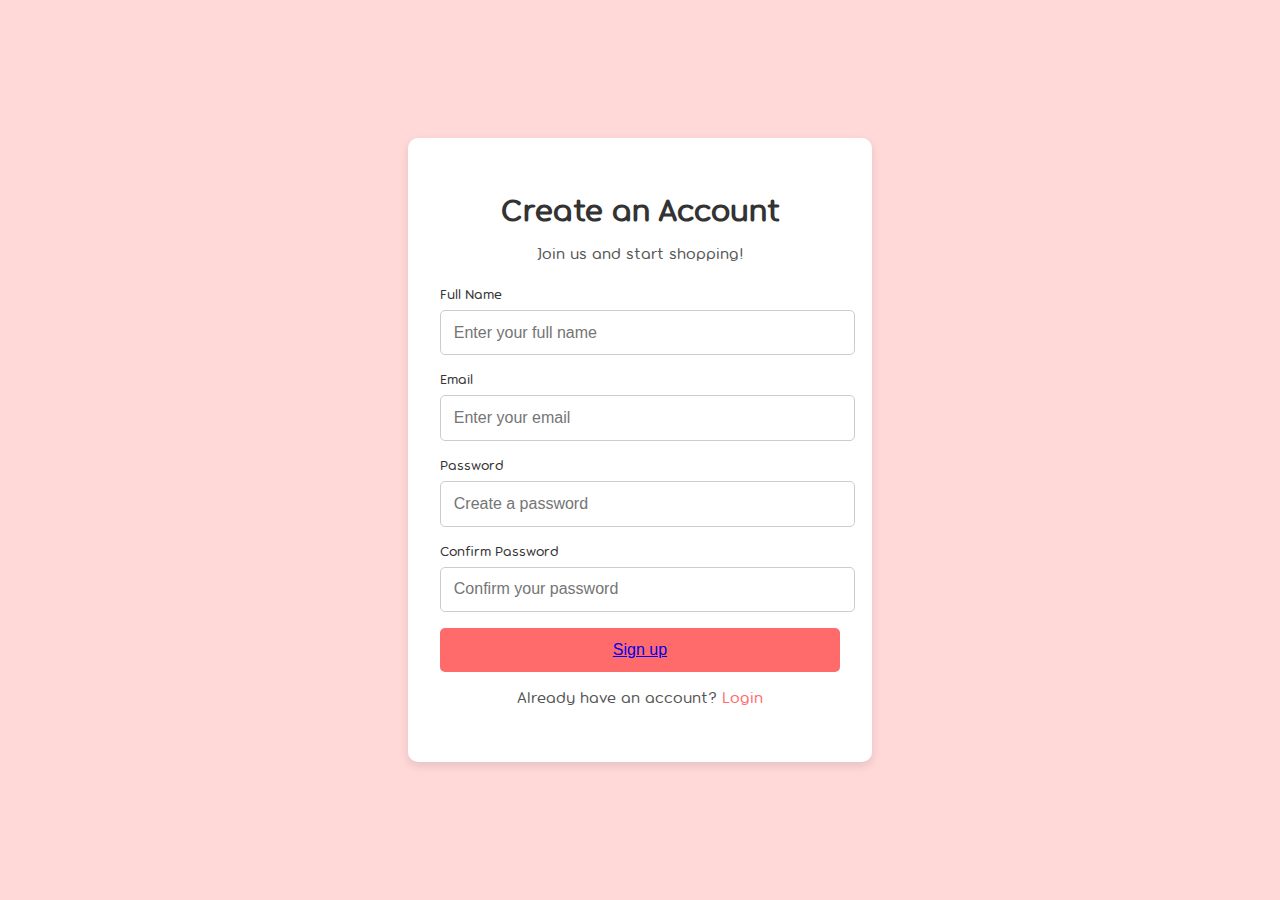
<file: Signup.html>
<!DOCTYPE html>
<html lang="en">
<head>
    <meta charset="UTF-8">
    <meta name="viewport" content="width=device-width, initial-scale=1.0">
    <title>Sign Up - Shopping Website</title>
    <link rel="stylesheet" href="Signup.css">
    <link rel="preload" href="/torus_regular-webfont.woff2" as="font" type="font/woff2" crossorigin>
</head>
<body>
    <div class="signup-container">
        <h1>Create an Account</h1>
        <p>Join us and start shopping!</p>
        <form action="#" method="POST">
            <label for="name">Full Name</label>
            <input type="text" id="name" name="name" placeholder="Enter your full name" required>

            <label for="email">Email</label>
            <input type="email" id="email" name="email" placeholder="Enter your email" required>

            <label for="password">Password</label>
            <input type="password" id="password" name="password" placeholder="Create a password" required>

            <label for="confirm-password">Confirm Password</label>
            <input type="password" id="confirm-password" name="confirm-password" placeholder="Confirm your password" required>

            <button type="submit" class="btn"><a href="Website.html">Sign up</a></button>
            <p class="login-link">Already have an account? <a href="Login.html">Login</a></p>
        </form>
    </div>
</body>
</html>
</file>
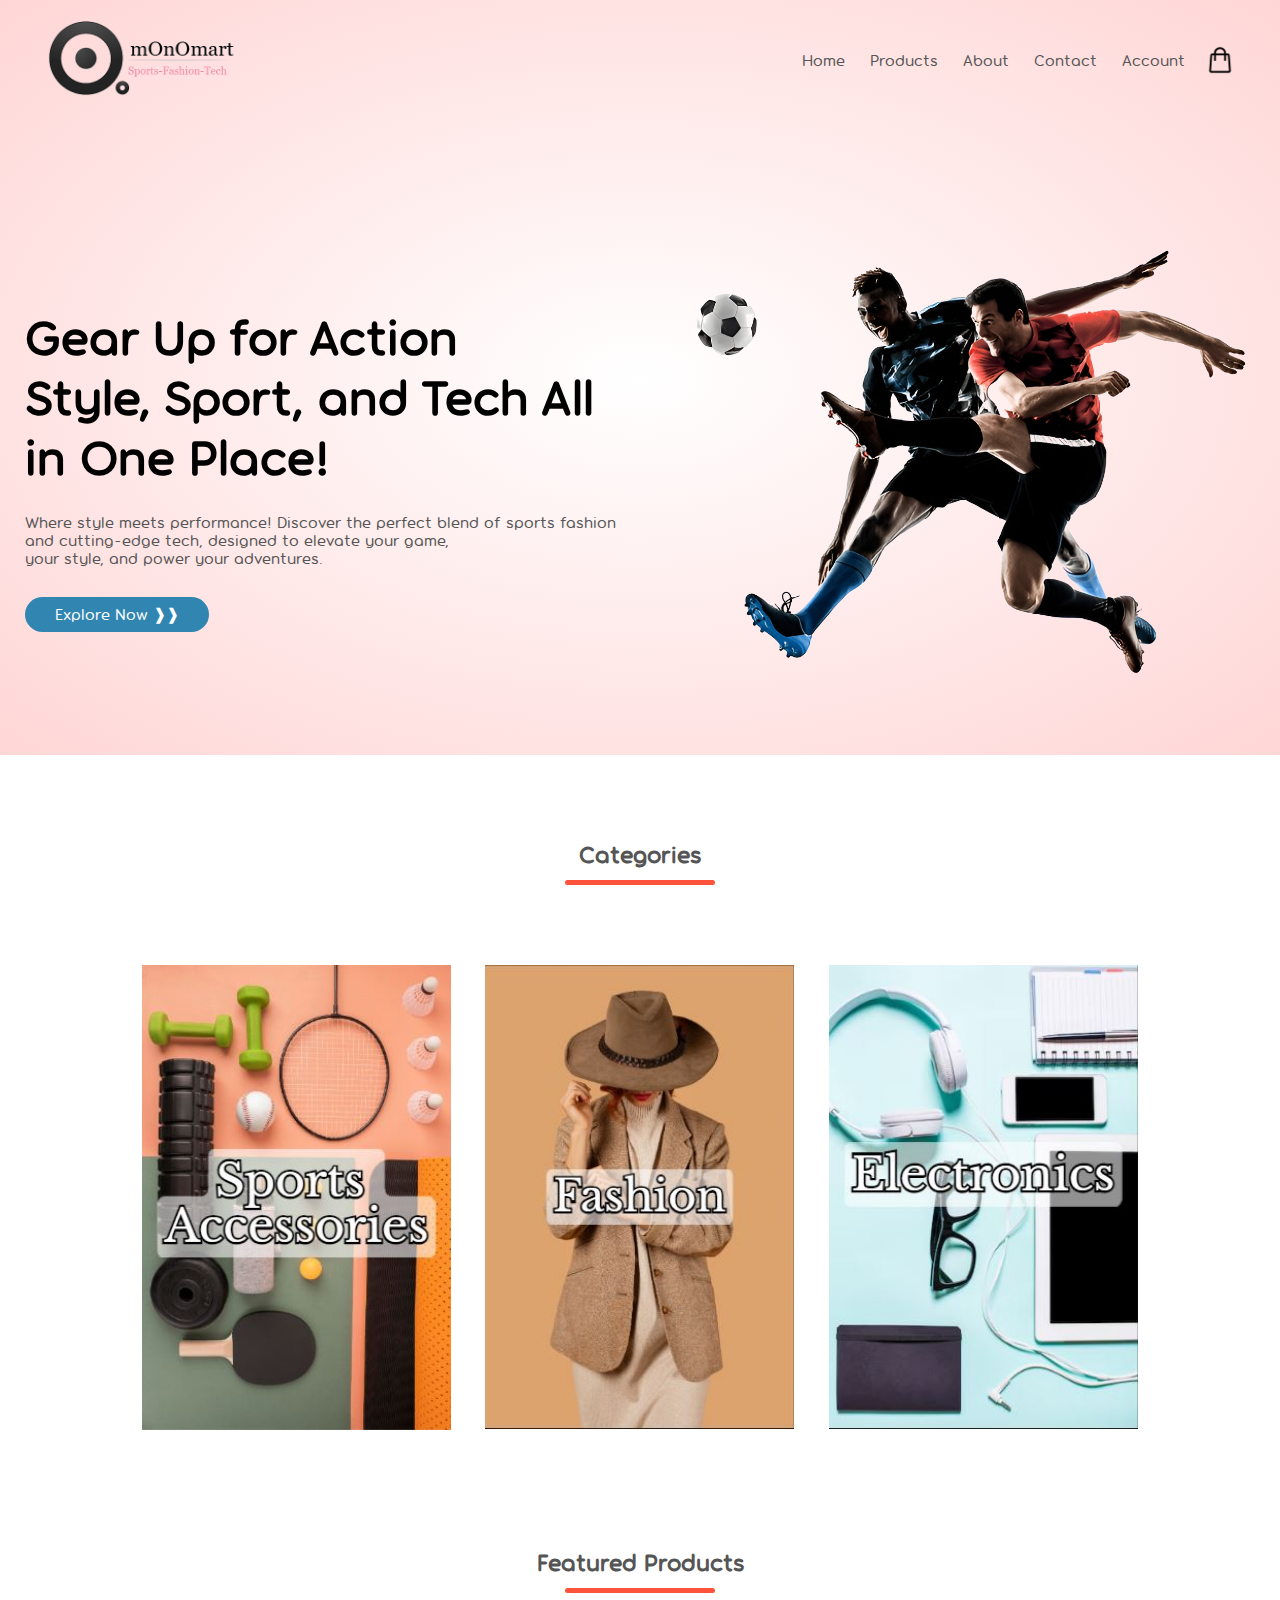
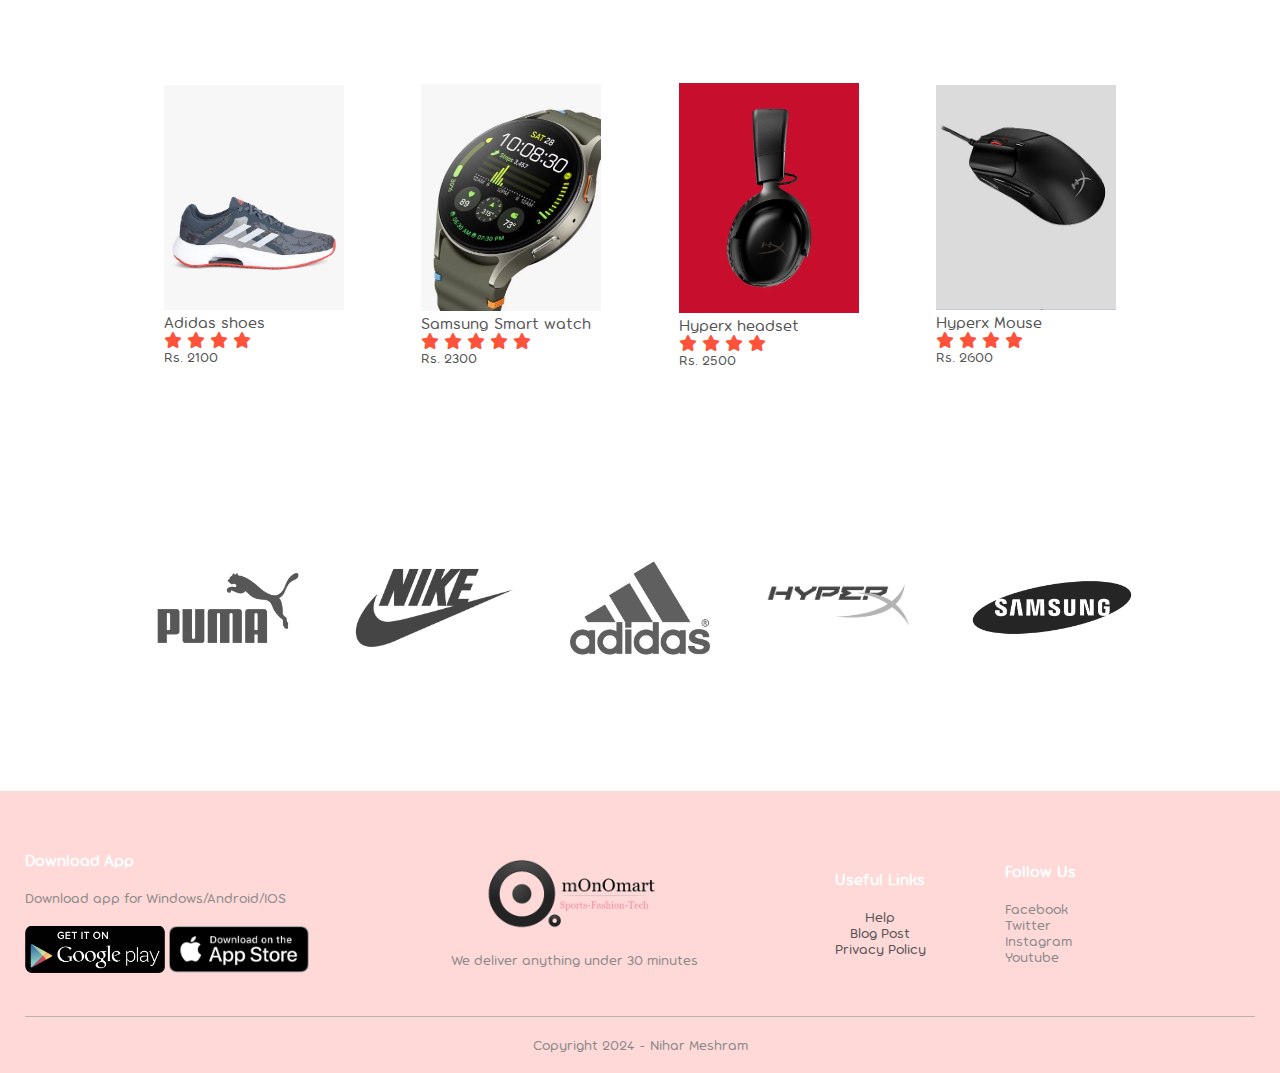
<file: Website.html>
<!DOCTYPE html>
<html>
  <head>
    <meta charset="UTF-8">
    <meta name="viewport" content="width=device-width initial-scale=1.0">
    <title>mOnOmart</title>
    <link rel="stylesheet" href="style.css">
    <link rel="preload" href="/torus_regular-webfont.woff2" as="font" type="font/woff2" crossorigin>
    <link rel="stylesheet" href="https://cdnjs.cloudflare.com/ajax/libs/font-awesome/6.7.2/css/all.min.css">
  </head>
  <body>
    <div class="header">
        <div class="container">
            <div class="navbar">
                <div class="logo">
                    <img src="images/logo.png" width="200px">
                </div>
                <nav>
                    <ul id="MenuItems">
                        <li><a href="">Home</a></li>
                        <li><a href="Products.html">Products</a></li>
                        <li><a href="About.html">About</a></li>
                        <li><a href="Contact.html">Contact</a></li>
                        <li><a href="Login.html">Account</a></li>
                    </ul>
                </nav>
                <img src="/images/cart.png" width="30px" height="30px">
                <img src="/images/menu.png" class="menu-icon" onclick="menutoggle()">
              </div>
              <div class="row">
                <div class="col">
                         <h2>Gear Up for Action<br>Style, Sport, and Tech All in One Place!</h2>
                         <p>Where style meets performance! Discover the perfect blend of sports fashion and cutting-edge tech, designed to elevate your game,<br>your style, and power your adventures.</p>
                          <a href="Products.html" class="button">Explore Now &#10097&#10097;</a> 
                </div>
                <div class="col">
                    <img src="images/image1.png">
                </div>
              </div>
        </div>
    </div>
    
    <div class="categories">
        <h2 class="title">Categories</h2>
        <div class="small-container">
          <div class="row">
            <div class="colc">
                <img src="/images/category1.jpg">
            </div>
            <div class="colc">
                <img src="/images/category2.jpg">
            </div>
            <div class="colc">
                <img src="/images/category3.jpg">
            </div>
            </div>
          </div>
        </div>
    </div>

    <div class="small-container">
        <h2 class="title">Featured Products</h2>
        <div class="row">
            <div class="cold"><a href="ProductD.html">
                <img src="/images/product1.webp">
                <h4>Adidas shoes</h4>
                <div class="rating">
                    <i class="fa fa-star" aria-hidden="true"></i>
                    <i class="fa fa-star" aria-hidden="true"></i>
                    <i class="fa fa-star" aria-hidden="true"></i>
                    <i class="fa fa-star" aria-hidden="true"></i>
                    <i class="fa fa-star-o" aria-hidden="true"></i></a>
                </div>
                <p>Rs. 2100</p>
            </div>
            <div class="cold"><a href="ProductD.html">
                <img src="/images/product2.avif">
                <h4>Samsung Smart watch</h4>
                <div class="rating">
                    <i class="fa fa-star" aria-hidden="true"></i>
                    <i class="fa fa-star" aria-hidden="true"></i>
                    <i class="fa fa-star" aria-hidden="true"></i>
                    <i class="fa fa-star" aria-hidden="true"></i>
                    <i class="fa fa-star" aria-hidden="true"></i></a>
                </div>
                <p>Rs. 2300</p>
            </div>
            <div class="cold"><a href="ProductD.html">
                <img src="/images/product3.webp">
                <h4>Hyperx headset</h4>
                <div class="rating">
                    <i class="fa fa-star" aria-hidden="true"></i>
                    <i class="fa fa-star" aria-hidden="true"></i>
                    <i class="fa fa-star" aria-hidden="true"></i>
                    <i class="fa fa-star" aria-hidden="true"></i>
                    <i class="fa fa-star-o" aria-hidden="true"></i></a>
                </div>
                <p>Rs. 2500</p>
            </div>
            <div class="cold"><a href="ProductD.html">
                <img src="/images/product 4.jpg">
                <h4>Hyperx Mouse</h4>
                <div class="rating">
                    <i class="fa fa-star" aria-hidden="true"></i>
                    <i class="fa fa-star" aria-hidden="true"></i>
                    <i class="fa fa-star" aria-hidden="true"></i>
                    <i class="fa fa-star" aria-hidden="true"></i>
                    <i class="fa fa-star-half-o" aria-hidden="true"></i></a>
                </div>
                <p>Rs. 2600</p>
            </div>
        </div>
    </div>
    <div class="brands">
        <div class="small-container">
            <div class="row">
                <div class="colf">
                    <img src="/images/brand1.png">
                </div>
                <div class="colf">
                    <img src="/images/brand2.png">
                </div>
                <div class="colf">
                    <img src="/images/brand3.png">
                </div>
                <div class="colf">
                    <img src="/images/brand4.png">
                </div>
                <div class="colf">
                    <img src="/images/brand5.png">
                </div>
            </div>
        </div>
    </div>


    <div class="footer">
        <div class="container">
            <div class="row">
                <div class="fcol1">
                    <h3>Download App</h3>
                    <p>Download app for Windows/Android/IOS</p>
                    <div class="applogo">
                        <img src="/images/applogo1.png">
                        <img src="/images/applogo2.png">
                    </div>
                </div>
                <div class="fcol2">
                    <img src="/images/logo.png">
                    <p>We deliver anything under 30 minutes</p>
                </div>
                <div class="fcol3">
                    <h3>Useful Links</h3>
                    <ul>
                        <li><a href="Help.html">Help</a></li>
                        <li><a>Blog Post</a></li>
                        <li><a href="PriPol.html">Privacy Policy</a></li>
                    </ul>
                </div>
                <div class="fcol4">
                    <h3>Follow Us</h3>
                    <ul>
                        <li>Facebook</li>
                        <li>Twitter</li>
                        <li>Instagram</li>
                        <li>Youtube</li>
                    </ul>
                </div>
            </div>
            <hr>
            <p class="copyright">Copyright 2024 - Nihar Meshram</p>
        </div>
    </div>

    <script>
        var MenuItems = document.getElementById("MenuItems");

        MenuItems.style.maxHeight = "0px";

        function menutoggle(){
            if(MenuItems.style.maxHeight == "0px")
        {
            MenuItems.style.maxHeight = "200px";
        }
        else
        {
            MenuItems.style.maxHeight = "0px";
        }
        }
    </script>

  </body>
</html>
</file>
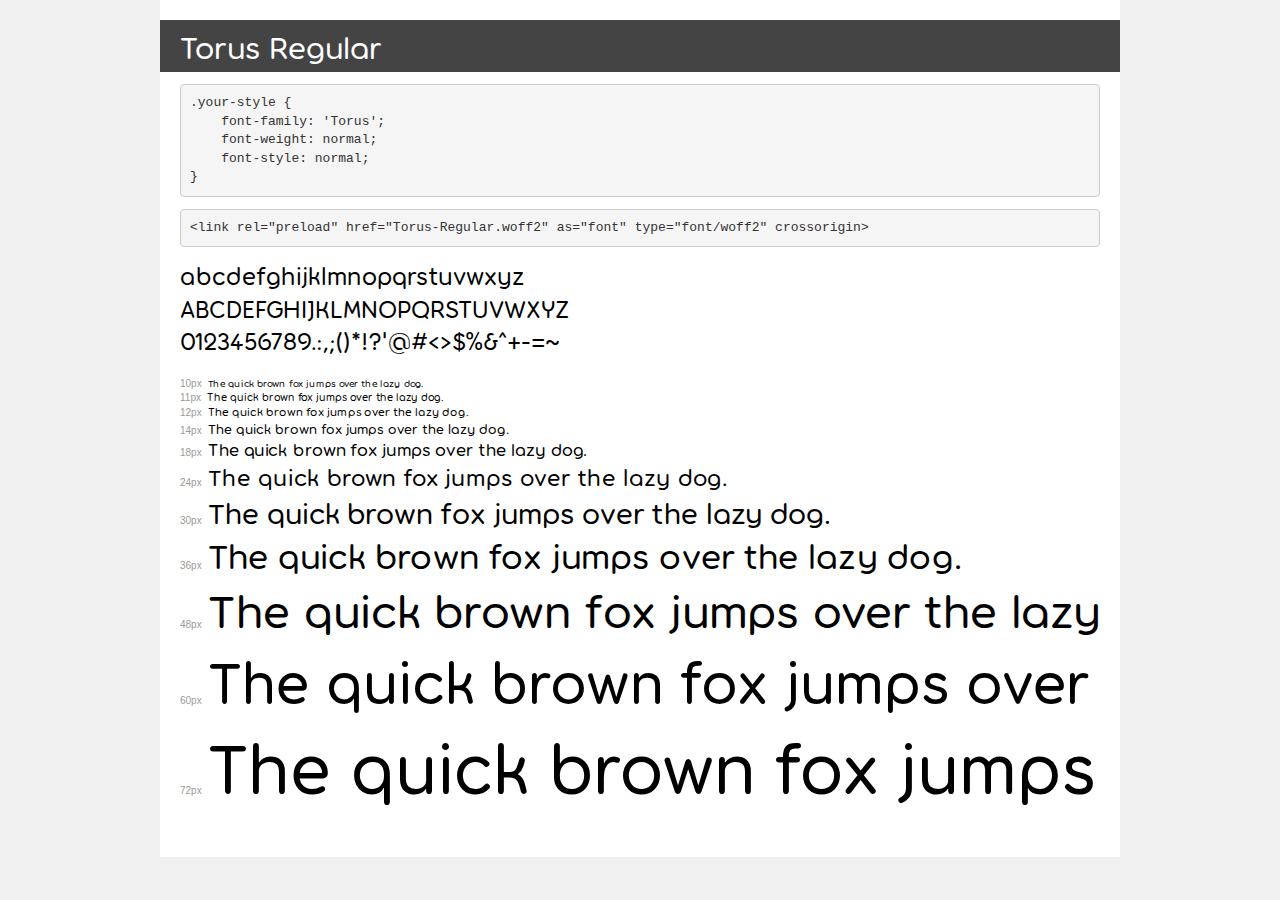
<file: transfonter.org-20241219-173917/demo.html>
<!DOCTYPE html>
<html lang="en">
<head>
    <meta charset="utf-8">
    <meta http-equiv="X-UA-Compatible" content="IE=edge">
    <meta name="viewport" content="width=device-width, initial-scale=1">
    <meta name="robots" content="noindex, noarchive">
    <meta name="format-detection" content="telephone=no">
    <title>Transfonter demo</title>
    <link href="stylesheet.css" rel="stylesheet">
    <style>
        /*
        http://meyerweb.com/eric/tools/css/reset/
        v2.0 | 20110126
        License: none (public domain)
        */
        html, body, div, span, applet, object, iframe,
        h1, h2, h3, h4, h5, h6, p, blockquote, pre,
        a, abbr, acronym, address, big, cite, code,
        del, dfn, em, img, ins, kbd, q, s, samp,
        small, strike, strong, sub, sup, tt, var,
        b, u, i, center,
        dl, dt, dd, ol, ul, li,
        fieldset, form, label, legend,
        table, caption, tbody, tfoot, thead, tr, th, td,
        article, aside, canvas, details, embed,
        figure, figcaption, footer, header, hgroup,
        menu, nav, output, ruby, section, summary,
        time, mark, audio, video {
            margin: 0;
            padding: 0;
            border: 0;
            font-size: 100%;
            font: inherit;
            vertical-align: baseline;
        }
        /* HTML5 display-role reset for older browsers */
        article, aside, details, figcaption, figure,
        footer, header, hgroup, menu, nav, section {
            display: block;
        }
        body {
            line-height: 1;
        }
        ol, ul {
            list-style: none;
        }
        blockquote, q {
            quotes: none;
        }
        blockquote:before, blockquote:after,
        q:before, q:after {
            content: '';
            content: none;
        }
        table {
            border-collapse: collapse;
            border-spacing: 0;
        }
        /* demo styles */
        body {
            background: #f0f0f0;
            color: #000;
        }
        .page {
            background: #fff;
            width: 920px;
            margin: 0 auto;
            padding: 20px 20px 0 20px;
            overflow: hidden;
        }
        .font-container {
            overflow-x: auto;
            overflow-y: hidden;
            margin-bottom: 40px;
            line-height: 1.3;
            white-space: nowrap;
            padding-bottom: 5px;
        }
        h1 {
            position: relative;
            background: #444;
            font-size: 32px;
            color: #fff;
            padding: 10px 20px;
            margin: 0 -20px 12px -20px;
        }
        .letters {
            font-size: 25px;
            margin-bottom: 20px;
        }
        .s10:before {
            content: '10px';
        }
        .s11:before {
            content: '11px';
        }
        .s12:before {
            content: '12px';
        }
        .s14:before {
            content: '14px';
        }
        .s18:before {
            content: '18px';
        }
        .s24:before {
            content: '24px';
        }
        .s30:before {
            content: '30px';
        }
        .s36:before {
            content: '36px';
        }
        .s48:before {
            content: '48px';
        }
        .s60:before {
            content: '60px';
        }
        .s72:before {
            content: '72px';
        }
        .s10:before, .s11:before, .s12:before, .s14:before,
        .s18:before, .s24:before, .s30:before, .s36:before,
        .s48:before, .s60:before, .s72:before {
            font-family: Arial, sans-serif;
            font-size: 10px;
            font-weight: normal;
            font-style: normal;
            color: #999;
            padding-right: 6px;
        }
        pre {
            display: block;
            padding: 9px;
            margin: 0 0 12px;
            font-family: Monaco, Menlo, Consolas, "Courier New", monospace;
            font-size: 13px;
            line-height: 1.428571429;
            color: #333;
            font-weight: normal;
            font-style: normal;
            background-color: #f5f5f5;
            border: 1px solid #ccc;
            overflow-x: auto;
            border-radius: 4px;
        }
        /* responsive */
        @media (max-width: 959px) {
            .page {
                width: auto;
                margin: 0;
            }
        }
    </style>
</head>
<body>
<div class="page">
    <div class="demo">
        <h1 style="font-family: 'Torus'; font-weight: normal; font-style: normal;">Torus Regular</h1>
        <pre title="Usage">.your-style {
    font-family: 'Torus';
    font-weight: normal;
    font-style: normal;
}</pre>
        <pre title="Preload (optional)">
&lt;link rel=&quot;preload&quot; href=&quot;Torus-Regular.woff2&quot; as=&quot;font&quot; type=&quot;font/woff2&quot; crossorigin&gt;</pre>
        <div class="font-container" style="font-family: 'Torus'; font-weight: normal; font-style: normal;">
            <p class="letters">
                abcdefghijklmnopqrstuvwxyz<br>
ABCDEFGHIJKLMNOPQRSTUVWXYZ<br>
                0123456789.:,;()*!?'@#&lt;&gt;$%&^+-=~
            </p>
            <p class="s10" style="font-size: 10px;">The quick brown fox jumps over the lazy dog.</p>
            <p class="s11" style="font-size: 11px;">The quick brown fox jumps over the lazy dog.</p>
            <p class="s12" style="font-size: 12px;">The quick brown fox jumps over the lazy dog.</p>
            <p class="s14" style="font-size: 14px;">The quick brown fox jumps over the lazy dog.</p>
            <p class="s18" style="font-size: 18px;">The quick brown fox jumps over the lazy dog.</p>
            <p class="s24" style="font-size: 24px;">The quick brown fox jumps over the lazy dog.</p>
            <p class="s30" style="font-size: 30px;">The quick brown fox jumps over the lazy dog.</p>
            <p class="s36" style="font-size: 36px;">The quick brown fox jumps over the lazy dog.</p>
            <p class="s48" style="font-size: 48px;">The quick brown fox jumps over the lazy dog.</p>
            <p class="s60" style="font-size: 60px;">The quick brown fox jumps over the lazy dog.</p>
            <p class="s72" style="font-size: 72px;">The quick brown fox jumps over the lazy dog.</p>
        </div>
    </div>

</div>
</body>
</html>
</file>
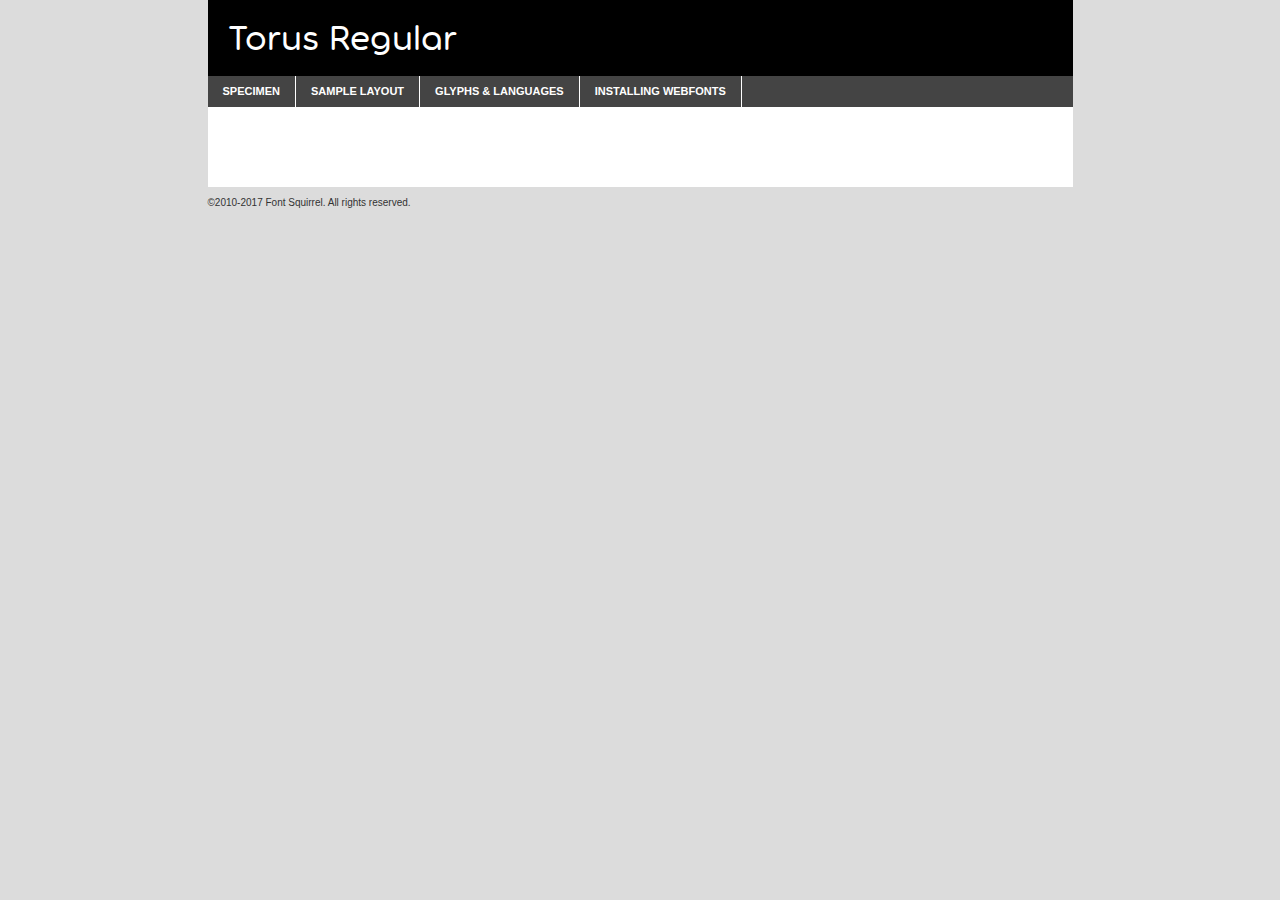
<file: webfontkit-20241219-124257/torus_regular-demo.html>
<!DOCTYPE html PUBLIC "-//W3C//DTD XHTML 1.0 Transitional//EN"
        "http://www.w3.org/TR/xhtml1/DTD/xhtml1-transitional.dtd">

<html xmlns="http://www.w3.org/1999/xhtml" xml:lang="en" lang="en">
<head>
    <meta http-equiv="Content-Type" content="text/html; charset=utf-8"/>
    <script src="http://ajax.googleapis.com/ajax/libs/jquery/1.7.2/jquery.min.js" type="text/javascript" charset="utf-8"></script>
    <script type="text/javascript">
		(function($) {
			$.fn.easyTabs = function(option) {
				var param = jQuery.extend({ fadeSpeed: 'fast', defaultContent: 1, activeClass: 'active' }, option);
				$(this).each(function() {
					var thisId = '#' + this.id;
					if ( param.defaultContent == '' )
					{
						param.defaultContent = 1;
					}
					if ( typeof param.defaultContent == 'number' )
					{
						var defaultTab = $(thisId + ' .tabs li:eq(' + (param.defaultContent - 1) + ') a').attr('href').substr(1);
					}
					else
					{
						var defaultTab = param.defaultContent;
					}
					$(thisId + ' .tabs li a').each(function() {
						var tabToHide = $(this).attr('href').substr(1);
						$('#' + tabToHide).addClass('easytabs-tab-content');
					});
					hideAll();
					changeContent(defaultTab);

					function hideAll() {$(thisId + ' .easytabs-tab-content').hide();}

					function changeContent(tabId)
					{
						hideAll();
						$(thisId + ' .tabs li').removeClass(param.activeClass);
						$(thisId + ' .tabs li a[href=#' + tabId + ']').closest('li').addClass(param.activeClass);
						if ( param.fadeSpeed != 'none' )
						{
							$(thisId + ' #' + tabId).fadeIn(param.fadeSpeed);
						}
						else
						{
							$(thisId + ' #' + tabId).show();
						}
					}

					$(thisId + ' .tabs li').click(function() {
						var tabId = $(this).find('a').attr('href').substr(1);
						changeContent(tabId);
						return false;
					});
				});
			}
		})(jQuery);
    </script>
    <link rel="stylesheet" href="specimen_files/specimen_stylesheet.css" type="text/css" charset="utf-8"/>
    <link rel="stylesheet" href="stylesheet.css" type="text/css" charset="utf-8"/>

    <style type="text/css">
        		body {
			font-family: 'torusregular';
        		}

            </style>

    <title>Torus Regular Specimen</title>


    <script type="text/javascript" charset="utf-8">
		$(document).ready(function() {
			$('#container').easyTabs({ defaultContent: 1 });
		});
    </script>
</head>

<body>
<div id="container">
    <div id="header">
		Torus Regular    </div>
    <ul class="tabs">
        <li><a href="#specimen">Specimen</a></li>
        <li><a href="#layout">Sample Layout</a></li>
		        <li><a href="#glyphs">Glyphs &amp; Languages</a></li>
        <li><a href="#installing">Installing Webfonts</a></li>

    </ul>

    <div id="main_content">


        <div id="specimen">

            <div class="section">
                <div class="grid12 firstcol">
                    <div class="huge">AaBb</div>
                </div>
            </div>

            <div class="section">
                <div class="glyph_range">A&#x200B;B&#x200b;C&#x200b;D&#x200b;E&#x200b;F&#x200b;G&#x200b;H&#x200b;I&#x200b;J&#x200b;K&#x200b;L&#x200b;M&#x200b;N&#x200b;O&#x200b;P&#x200b;Q&#x200b;R&#x200b;S&#x200b;T&#x200b;U&#x200b;V&#x200b;W&#x200b;X&#x200b;Y&#x200b;Z&#x200b;a&#x200b;b&#x200b;c&#x200b;d&#x200b;e&#x200b;f&#x200b;g&#x200b;h&#x200b;i&#x200b;j&#x200b;k&#x200b;l&#x200b;m&#x200b;n&#x200b;o&#x200b;p&#x200b;q&#x200b;r&#x200b;s&#x200b;t&#x200b;u&#x200b;v&#x200b;w&#x200b;x&#x200b;y&#x200b;z&#x200b;1&#x200b;2&#x200b;3&#x200b;4&#x200b;5&#x200b;6&#x200b;7&#x200b;8&#x200b;9&#x200b;0&#x200b;&amp;&#x200b;.&#x200b;,&#x200b;?&#x200b;!&#x200b;&#64;&#x200b;(&#x200b;)&#x200b;#&#x200b;$&#x200b;%&#x200b;*&#x200b;+&#x200b;-&#x200b;=&#x200b;:&#x200b;;</div>
            </div>
            <div class="section">
                <div class="grid12 firstcol">
                    <table class="sample_table">
                        <tr>
                            <td>10</td>
                            <td class="size10">abcdefghijklmnopqrstuvwxyzABCDEFGHIJKLMNOPQRSTUVWXYZ0123456789abcdefghijklmnopqrstuvwxyzABCDEFGHIJKLMNOPQRSTUVWXYZ0123456789abcdefghijklmnopqrstuvwxyzABCDEFGHIJKLMNOPQRSTUVWXYZ</td>
                        </tr>
                        <tr>
                            <td>11</td>
                            <td class="size11">abcdefghijklmnopqrstuvwxyzABCDEFGHIJKLMNOPQRSTUVWXYZ0123456789abcdefghijklmnopqrstuvwxyzABCDEFGHIJKLMNOPQRSTUVWXYZ0123456789abcdefghijklmnopqrstuvwxyzABCDEFGHIJKLMNOPQRSTUVWXYZ</td>
                        </tr>
                        <tr>
                            <td>12</td>
                            <td class="size12">abcdefghijklmnopqrstuvwxyzABCDEFGHIJKLMNOPQRSTUVWXYZ0123456789abcdefghijklmnopqrstuvwxyzABCDEFGHIJKLMNOPQRSTUVWXYZ0123456789abcdefghijklmnopqrstuvwxyzABCDEFGHIJKLMNOPQRSTUVWXYZ</td>
                        </tr>
                        <tr>
                            <td>13</td>
                            <td class="size13">abcdefghijklmnopqrstuvwxyzABCDEFGHIJKLMNOPQRSTUVWXYZ0123456789abcdefghijklmnopqrstuvwxyzABCDEFGHIJKLMNOPQRSTUVWXYZ0123456789abcdefghijklmnopqrstuvwxyzABCDEFGHIJKLMNOPQRSTUVWXYZ</td>
                        </tr>
                        <tr>
                            <td>14</td>
                            <td class="size14">abcdefghijklmnopqrstuvwxyzABCDEFGHIJKLMNOPQRSTUVWXYZ0123456789abcdefghijklmnopqrstuvwxyzABCDEFGHIJKLMNOPQRSTUVWXYZ0123456789abcdefghijklmnopqrstuvwxyzABCDEFGHIJKLMNOPQRSTUVWXYZ</td>
                        </tr>
                        <tr>
                            <td>16</td>
                            <td class="size16">abcdefghijklmnopqrstuvwxyzABCDEFGHIJKLMNOPQRSTUVWXYZ0123456789abcdefghijklmnopqrstuvwxyzABCDEFGHIJKLMNOPQRSTUVWXYZ</td>
                        </tr>
                        <tr>
                            <td>18</td>
                            <td class="size18">abcdefghijklmnopqrstuvwxyzABCDEFGHIJKLMNOPQRSTUVWXYZ0123456789abcdefghijklmnopqrstuvwxyzABCDEFGHIJKLMNOPQRSTUVWXYZ</td>
                        </tr>
                        <tr>
                            <td>20</td>
                            <td class="size20">abcdefghijklmnopqrstuvwxyzABCDEFGHIJKLMNOPQRSTUVWXYZ0123456789abcdefghijklmnopqrstuvwxyzABCDEFGHIJKLMNOPQRSTUVWXYZ</td>
                        </tr>
                        <tr>
                            <td>24</td>
                            <td class="size24">abcdefghijklmnopqrstuvwxyzABCDEFGHIJKLMNOPQRSTUVWXYZ0123456789abcdefghijklmnopqrstuvwxyzABCDEFGHIJKLMNOPQRSTUVWXYZ</td>
                        </tr>
                        <tr>
                            <td>30</td>
                            <td class="size30">abcdefghijklmnopqrstuvwxyzABCDEFGHIJKLMNOPQRSTUVWXYZ0123456789abcdefghijklmnopqrstuvwxyzABCDEFGHIJKLMNOPQRSTUVWXYZ</td>
                        </tr>
                        <tr>
                            <td>36</td>
                            <td class="size36">abcdefghijklmnopqrstuvwxyzABCDEFGHIJKLMNOPQRSTUVWXYZ0123456789abcdefghijklmnopqrstuvwxyzABCDEFGHIJKLMNOPQRSTUVWXYZ</td>
                        </tr>
                        <tr>
                            <td>48</td>
                            <td class="size48">abcdefghijklmnopqrstuvwxyzABCDEFGHIJKLMNOPQRSTUVWXYZ0123456789abcdefghijklmnopqrstuvwxyzABCDEFGHIJKLMNOPQRSTUVWXYZ</td>
                        </tr>
                        <tr>
                            <td>60</td>
                            <td class="size60">abcdefghijklmnopqrstuvwxyzABCDEFGHIJKLMNOPQRSTUVWXYZ0123456789abcdefghijklmnopqrstuvwxyzABCDEFGHIJKLMNOPQRSTUVWXYZ</td>
                        </tr>
                        <tr>
                            <td>72</td>
                            <td class="size72">abcdefghijklmnopqrstuvwxyzABCDEFGHIJKLMNOPQRSTUVWXYZ0123456789abcdefghijklmnopqrstuvwxyzABCDEFGHIJKLMNOPQRSTUVWXYZ</td>
                        </tr>
                        <tr>
                            <td>90</td>
                            <td class="size90">abcdefghijklmnopqrstuvwxyzABCDEFGHIJKLMNOPQRSTUVWXYZ0123456789abcdefghijklmnopqrstuvwxyzABCDEFGHIJKLMNOPQRSTUVWXYZ</td>
                        </tr>
                    </table>

                </div>

            </div>


            <div class="section" id="bodycomparison">


                <div id="xheight">
                    <div class="fontbody">&#x25FC;&#x25FC;&#x25FC;&#x25FC;&#x25FC;&#x25FC;&#x25FC;&#x25FC;&#x25FC;&#x25FC;&#x25FC;&#x25FC;&#x25FC;&#x25FC;&#x25FC;&#x25FC;&#x25FC;&#x25FC;&#x25FC;&#x25FC;&#x25FC;&#x25FC;&#x25FC;&#x25FC;&#x25FC;&#x25FC;&#x25FC;&#x25FC;&#x25FC;&#x25FC;&#x25FC;&#x25FC;&#x25FC;&#x25FC;&#x25FC;&#x25FC;&#x25FC;&#x25FC;&#x25FC;&#x25FC;&#x25FC;&#x25FC;&#x25FC;&#x25FC;&#x25FC;&#x25FC;&#x25FC;&#x25FC;&#x25FC;&#x25FC;&#x25FC;&#x25FC;&#x25FC;&#x25FC;&#x25FC;&#x25FC;&#x25FC;&#x25FC;&#x25FC;&#x25FC;&#x25FC;&#x25FC;&#x25FC;&#x25FC;&#x25FC;&#x25FC;&#x25FC;&#x25FC;&#x25FC;&#x25FC;&#x25FC;&#x25FC;&#x25FC;&#x25FC;&#x25FC;&#x25FC;&#x25FC;&#x25FC;&#x25FC;&#x25FC;&#x25FC;&#x25FC;&#x25FC;&#x25FC;&#x25FC;&#x25FC;&#x25FC;&#x25FC;&#x25FC;&#x25FC;&#x25FC;&#x25FC;&#x25FC;&#x25FC;&#x25FC;&#x25FC;&#x25FC;&#x25FC;&#x25FC;body</div>
                    <div class="arialbody">body</div>
                    <div class="verdanabody">body</div>
                    <div class="georgiabody">body</div>
                </div>
                <div class="fontbody" style="z-index:1">
                    body<span>Torus Regular</span>
                </div>
                <div class="arialbody" style="z-index:1">
                    body<span>Arial</span>
                </div>
                <div class="verdanabody" style="z-index:1">
                    body<span>Verdana</span>
                </div>
                <div class="georgiabody" style="z-index:1">
                    body<span>Georgia</span>
                </div>


            </div>


            <div class="section psample psample_row1" id="">

                <div class="grid2 firstcol">
                    <p class="size10"><span>10.</span>Aenean lacinia bibendum nulla sed consectetur. Fusce dapibus, tellus ac cursus commodo, tortor mauris condimentum nibh, ut fermentum massa justo sit amet risus. Nullam id dolor id nibh ultricies vehicula ut id elit. Cum sociis natoque penatibus et magnis dis parturient montes, nascetur ridiculus mus. Nulla vitae elit libero, a pharetra augue.</p>

                </div>
                <div class="grid3">
                    <p class="size11"><span>11.</span>Aenean lacinia bibendum nulla sed consectetur. Fusce dapibus, tellus ac cursus commodo, tortor mauris condimentum nibh, ut fermentum massa justo sit amet risus. Nullam id dolor id nibh ultricies vehicula ut id elit. Cum sociis natoque penatibus et magnis dis parturient montes, nascetur ridiculus mus. Nulla vitae elit libero, a pharetra augue.</p>

                </div>
                <div class="grid3">
                    <p class="size12"><span>12.</span>Aenean lacinia bibendum nulla sed consectetur. Fusce dapibus, tellus ac cursus commodo, tortor mauris condimentum nibh, ut fermentum massa justo sit amet risus. Nullam id dolor id nibh ultricies vehicula ut id elit. Cum sociis natoque penatibus et magnis dis parturient montes, nascetur ridiculus mus. Nulla vitae elit libero, a pharetra augue.</p>

                </div>
                <div class="grid4">
                    <p class="size13"><span>13.</span>Aenean lacinia bibendum nulla sed consectetur. Fusce dapibus, tellus ac cursus commodo, tortor mauris condimentum nibh, ut fermentum massa justo sit amet risus. Nullam id dolor id nibh ultricies vehicula ut id elit. Cum sociis natoque penatibus et magnis dis parturient montes, nascetur ridiculus mus. Nulla vitae elit libero, a pharetra augue.</p>

                </div>
                <div class="white_blend"></div>

            </div>
            <div class="section psample psample_row2" id="">
                <div class="grid3 firstcol">
                    <p class="size14"><span>14.</span>Aenean lacinia bibendum nulla sed consectetur. Fusce dapibus, tellus ac cursus commodo, tortor mauris condimentum nibh, ut fermentum massa justo sit amet risus. Nullam id dolor id nibh ultricies vehicula ut id elit. Cum sociis natoque penatibus et magnis dis parturient montes, nascetur ridiculus mus. Nulla vitae elit libero, a pharetra augue.</p>

                </div>
                <div class="grid4">
                    <p class="size16"><span>16.</span>Aenean lacinia bibendum nulla sed consectetur. Fusce dapibus, tellus ac cursus commodo, tortor mauris condimentum nibh, ut fermentum massa justo sit amet risus. Nullam id dolor id nibh ultricies vehicula ut id elit. Cum sociis natoque penatibus et magnis dis parturient montes, nascetur ridiculus mus. Nulla vitae elit libero, a pharetra augue.</p>

                </div>
                <div class="grid5">
                    <p class="size18"><span>18.</span>Aenean lacinia bibendum nulla sed consectetur. Fusce dapibus, tellus ac cursus commodo, tortor mauris condimentum nibh, ut fermentum massa justo sit amet risus. Nullam id dolor id nibh ultricies vehicula ut id elit. Cum sociis natoque penatibus et magnis dis parturient montes, nascetur ridiculus mus. Nulla vitae elit libero, a pharetra augue.</p>

                </div>

                <div class="white_blend"></div>

            </div>

            <div class="section psample psample_row3" id="">
                <div class="grid5 firstcol">
                    <p class="size20"><span>20.</span>Aenean lacinia bibendum nulla sed consectetur. Fusce dapibus, tellus ac cursus commodo, tortor mauris condimentum nibh, ut fermentum massa justo sit amet risus. Nullam id dolor id nibh ultricies vehicula ut id elit. Cum sociis natoque penatibus et magnis dis parturient montes, nascetur ridiculus mus. Nulla vitae elit libero, a pharetra augue.</p>
                </div>
                <div class="grid7">
                    <p class="size24"><span>24.</span>Aenean lacinia bibendum nulla sed consectetur. Fusce dapibus, tellus ac cursus commodo, tortor mauris condimentum nibh, ut fermentum massa justo sit amet risus. Nullam id dolor id nibh ultricies vehicula ut id elit. Cum sociis natoque penatibus et magnis dis parturient montes, nascetur ridiculus mus. Nulla vitae elit libero, a pharetra augue.</p>
                </div>

                <div class="white_blend"></div>

            </div>

            <div class="section psample psample_row4" id="">
                <div class="grid12 firstcol">
                    <p class="size30"><span>30.</span>Aenean lacinia bibendum nulla sed consectetur. Fusce dapibus, tellus ac cursus commodo, tortor mauris condimentum nibh, ut fermentum massa justo sit amet risus. Nullam id dolor id nibh ultricies vehicula ut id elit. Cum sociis natoque penatibus et magnis dis parturient montes, nascetur ridiculus mus. Nulla vitae elit libero, a pharetra augue.</p>
                </div>
                <div class="white_blend"></div>

            </div>


            <div class="section psample psample_row1 fullreverse">
                <div class="grid2 firstcol">
                    <p class="size10"><span>10.</span>Aenean lacinia bibendum nulla sed consectetur. Fusce dapibus, tellus ac cursus commodo, tortor mauris condimentum nibh, ut fermentum massa justo sit amet risus. Nullam id dolor id nibh ultricies vehicula ut id elit. Cum sociis natoque penatibus et magnis dis parturient montes, nascetur ridiculus mus. Nulla vitae elit libero, a pharetra augue.</p>

                </div>
                <div class="grid3">
                    <p class="size11"><span>11.</span>Aenean lacinia bibendum nulla sed consectetur. Fusce dapibus, tellus ac cursus commodo, tortor mauris condimentum nibh, ut fermentum massa justo sit amet risus. Nullam id dolor id nibh ultricies vehicula ut id elit. Cum sociis natoque penatibus et magnis dis parturient montes, nascetur ridiculus mus. Nulla vitae elit libero, a pharetra augue.</p>

                </div>
                <div class="grid3">
                    <p class="size12"><span>12.</span>Aenean lacinia bibendum nulla sed consectetur. Fusce dapibus, tellus ac cursus commodo, tortor mauris condimentum nibh, ut fermentum massa justo sit amet risus. Nullam id dolor id nibh ultricies vehicula ut id elit. Cum sociis natoque penatibus et magnis dis parturient montes, nascetur ridiculus mus. Nulla vitae elit libero, a pharetra augue.</p>

                </div>
                <div class="grid4">
                    <p class="size13"><span>13.</span>Aenean lacinia bibendum nulla sed consectetur. Fusce dapibus, tellus ac cursus commodo, tortor mauris condimentum nibh, ut fermentum massa justo sit amet risus. Nullam id dolor id nibh ultricies vehicula ut id elit. Cum sociis natoque penatibus et magnis dis parturient montes, nascetur ridiculus mus. Nulla vitae elit libero, a pharetra augue.</p>

                </div>
                <div class="black_blend"></div>

            </div>

            <div class="section psample psample_row2 fullreverse">
                <div class="grid3 firstcol">
                    <p class="size14"><span>14.</span>Aenean lacinia bibendum nulla sed consectetur. Fusce dapibus, tellus ac cursus commodo, tortor mauris condimentum nibh, ut fermentum massa justo sit amet risus. Nullam id dolor id nibh ultricies vehicula ut id elit. Cum sociis natoque penatibus et magnis dis parturient montes, nascetur ridiculus mus. Nulla vitae elit libero, a pharetra augue.</p>

                </div>
                <div class="grid4">
                    <p class="size16"><span>16.</span>Aenean lacinia bibendum nulla sed consectetur. Fusce dapibus, tellus ac cursus commodo, tortor mauris condimentum nibh, ut fermentum massa justo sit amet risus. Nullam id dolor id nibh ultricies vehicula ut id elit. Cum sociis natoque penatibus et magnis dis parturient montes, nascetur ridiculus mus. Nulla vitae elit libero, a pharetra augue.</p>

                </div>
                <div class="grid5">
                    <p class="size18"><span>18.</span>Aenean lacinia bibendum nulla sed consectetur. Fusce dapibus, tellus ac cursus commodo, tortor mauris condimentum nibh, ut fermentum massa justo sit amet risus. Nullam id dolor id nibh ultricies vehicula ut id elit. Cum sociis natoque penatibus et magnis dis parturient montes, nascetur ridiculus mus. Nulla vitae elit libero, a pharetra augue.</p>

                </div>
                <div class="black_blend"></div>

            </div>

            <div class="section psample fullreverse psample_row3" id="">
                <div class="grid5 firstcol">
                    <p class="size20"><span>20.</span>Aenean lacinia bibendum nulla sed consectetur. Fusce dapibus, tellus ac cursus commodo, tortor mauris condimentum nibh, ut fermentum massa justo sit amet risus. Nullam id dolor id nibh ultricies vehicula ut id elit. Cum sociis natoque penatibus et magnis dis parturient montes, nascetur ridiculus mus. Nulla vitae elit libero, a pharetra augue.</p>
                </div>
                <div class="grid7">
                    <p class="size24"><span>24.</span>Aenean lacinia bibendum nulla sed consectetur. Fusce dapibus, tellus ac cursus commodo, tortor mauris condimentum nibh, ut fermentum massa justo sit amet risus. Nullam id dolor id nibh ultricies vehicula ut id elit. Cum sociis natoque penatibus et magnis dis parturient montes, nascetur ridiculus mus. Nulla vitae elit libero, a pharetra augue.</p>
                </div>

                <div class="black_blend"></div>

            </div>

            <div class="section psample fullreverse psample_row4" id="" style="border-bottom: 20px #000 solid;">
                <div class="grid12 firstcol">
                    <p class="size30"><span>30.</span>Aenean lacinia bibendum nulla sed consectetur. Fusce dapibus, tellus ac cursus commodo, tortor mauris condimentum nibh, ut fermentum massa justo sit amet risus. Nullam id dolor id nibh ultricies vehicula ut id elit. Cum sociis natoque penatibus et magnis dis parturient montes, nascetur ridiculus mus. Nulla vitae elit libero, a pharetra augue.</p>
                </div>
                <div class="black_blend"></div>

            </div>


        </div>

        <div id="layout">

            <div class="section">

                <div class="grid12 firstcol">
                    <h1>Lorem Ipsum Dolor</h1>
                    <h2>Etiam porta sem malesuada magna mollis euismod</h2>

                    <p class="byline">By <a href="#link">Aenean Lacinia</a></p>
                </div>
            </div>
            <div class="section">
                <div class="grid8 firstcol">
                    <p class="large">Donec sed odio dui. Morbi leo risus, porta ac consectetur ac, vestibulum at eros. Fusce dapibus, tellus ac cursus commodo, tortor mauris condimentum nibh, ut fermentum massa justo sit amet risus. </p>


                    <h3>Pellentesque ornare sem</h3>

                    <p>Maecenas sed diam eget risus varius blandit sit amet non magna. Maecenas faucibus mollis interdum. Donec ullamcorper nulla non metus auctor fringilla. Nullam id dolor id nibh ultricies vehicula ut id elit. Nullam id dolor id nibh ultricies vehicula ut id elit. </p>

                    <p>Aenean eu leo quam. Pellentesque ornare sem lacinia quam venenatis vestibulum. Lorem ipsum dolor sit amet, consectetur adipiscing elit. Cum sociis natoque penatibus et magnis dis parturient montes, nascetur ridiculus mus. </p>

                    <p>Nulla vitae elit libero, a pharetra augue. Praesent commodo cursus magna, vel scelerisque nisl consectetur et. Aenean lacinia bibendum nulla sed consectetur. </p>

                    <p>Nullam quis risus eget urna mollis ornare vel eu leo. Nullam quis risus eget urna mollis ornare vel eu leo. Maecenas sed diam eget risus varius blandit sit amet non magna. Donec ullamcorper nulla non metus auctor fringilla. </p>

                    <h3>Cras mattis consectetur</h3>

                    <p>Aenean eu leo quam. Pellentesque ornare sem lacinia quam venenatis vestibulum. Aenean lacinia bibendum nulla sed consectetur. Integer posuere erat a ante venenatis dapibus posuere velit aliquet. Cras mattis consectetur purus sit amet fermentum. </p>

                    <p>Nullam id dolor id nibh ultricies vehicula ut id elit. Nullam quis risus eget urna mollis ornare vel eu leo. Cras mattis consectetur purus sit amet fermentum.</p>
                </div>

                <div class="grid4 sidebar">

                    <div class="box reverse">
                        <p class="last">Nullam quis risus eget urna mollis ornare vel eu leo. Donec ullamcorper nulla non metus auctor fringilla. Cras mattis consectetur purus sit amet fermentum. Sed posuere consectetur est at lobortis. Lorem ipsum dolor sit amet, consectetur adipiscing elit. </p>
                    </div>

                    <p class="caption">Maecenas sed diam eget risus varius.</p>

                    <p>Vestibulum id ligula porta felis euismod semper. Integer posuere erat a ante venenatis dapibus posuere velit aliquet. Vestibulum id ligula porta felis euismod semper. Sed posuere consectetur est at lobortis. Maecenas sed diam eget risus varius blandit sit amet non magna. Fusce dapibus, tellus ac cursus commodo, tortor mauris condimentum nibh, ut fermentum massa justo sit amet risus. </p>


                    <p>Duis mollis, est non commodo luctus, nisi erat porttitor ligula, eget lacinia odio sem nec elit. Aenean lacinia bibendum nulla sed consectetur. Vivamus sagittis lacus vel augue laoreet rutrum faucibus dolor auctor. Aenean lacinia bibendum nulla sed consectetur. Nullam quis risus eget urna mollis ornare vel eu leo. </p>

                    <p>Praesent commodo cursus magna, vel scelerisque nisl consectetur et. Donec ullamcorper nulla non metus auctor fringilla. Maecenas faucibus mollis interdum. Fusce dapibus, tellus ac cursus commodo, tortor mauris condimentum nibh, ut fermentum massa justo sit amet risus. </p>

                </div>
            </div>

        </div>


		

        <div id="glyphs">
            <div class="section">
                <div class="grid12 firstcol">

                    <h1>Language Support</h1>
                    <p>The subset of Torus Regular in this kit supports the following languages:<br/>

						Albanian, Basque, Breton, Chamorro, Danish, Dutch, English, Faroese, Finnish, French, Frisian, Galician, German, Icelandic, Italian, Malagasy, Norwegian, Portuguese, Spanish, Alsatian, Aragonese, Arapaho, Arrernte, Asturian, Aymara, Bislama, Cebuano, Corsican, Fijian, French_creole, Genoese, Gilbertese, Greenlandic, Haitian_creole, Hiligaynon, Hmong, Hopi, Ibanag, Iloko_ilokano, Indonesian, Interglossa_glosa, Interlingua, Irish_gaelic, Jerriais, Lojban, Lombard, Luxembourgeois, Manx, Mohawk, Norfolk_pitcairnese, Occitan, Oromo, Pangasinan, Papiamento, Piedmontese, Potawatomi, Rhaeto-romance, Romansh, Rotokas, Sami_lule, Samoan, Sardinian, Scots_gaelic, Seychelles_creole, Shona, Sicilian, Somali, Southern_ndebele, Swahili, Swati_swazi, Tagalog_filipino_pilipino, Tetum, Tok_pisin, Uyghur_latinized, Volapuk, Walloon, Warlpiri, Xhosa, Yapese, Zulu, Latinbasic, Ubasic, Demo                    </p>
                    <h1>Glyph Chart</h1>
                    <p>The subset of Torus Regular in this kit includes all the glyphs listed below. Unicode entities are included above each glyph to help you insert individual characters into your layout.</p>
                    <div id="glyph_chart">

																				                                <div><p>&amp;#32;</p>&#32;</div>
																				                                <div><p>&amp;#33;</p>&#33;</div>
																				                                <div><p>&amp;#34;</p>&#34;</div>
																				                                <div><p>&amp;#35;</p>&#35;</div>
																				                                <div><p>&amp;#36;</p>&#36;</div>
																				                                <div><p>&amp;#37;</p>&#37;</div>
																				                                <div><p>&amp;#38;</p>&#38;</div>
																				                                <div><p>&amp;#39;</p>&#39;</div>
																				                                <div><p>&amp;#40;</p>&#40;</div>
																				                                <div><p>&amp;#41;</p>&#41;</div>
																				                                <div><p>&amp;#42;</p>&#42;</div>
																				                                <div><p>&amp;#43;</p>&#43;</div>
																				                                <div><p>&amp;#44;</p>&#44;</div>
																				                                <div><p>&amp;#45;</p>&#45;</div>
																				                                <div><p>&amp;#46;</p>&#46;</div>
																				                                <div><p>&amp;#47;</p>&#47;</div>
																				                                <div><p>&amp;#48;</p>&#48;</div>
																				                                <div><p>&amp;#49;</p>&#49;</div>
																				                                <div><p>&amp;#50;</p>&#50;</div>
																				                                <div><p>&amp;#51;</p>&#51;</div>
																				                                <div><p>&amp;#52;</p>&#52;</div>
																				                                <div><p>&amp;#53;</p>&#53;</div>
																				                                <div><p>&amp;#54;</p>&#54;</div>
																				                                <div><p>&amp;#55;</p>&#55;</div>
																				                                <div><p>&amp;#56;</p>&#56;</div>
																				                                <div><p>&amp;#57;</p>&#57;</div>
																				                                <div><p>&amp;#58;</p>&#58;</div>
																				                                <div><p>&amp;#59;</p>&#59;</div>
																				                                <div><p>&amp;#60;</p>&#60;</div>
																				                                <div><p>&amp;#61;</p>&#61;</div>
																				                                <div><p>&amp;#62;</p>&#62;</div>
																				                                <div><p>&amp;#63;</p>&#63;</div>
																				                                <div><p>&amp;#64;</p>&#64;</div>
																				                                <div><p>&amp;#65;</p>&#65;</div>
																				                                <div><p>&amp;#66;</p>&#66;</div>
																				                                <div><p>&amp;#67;</p>&#67;</div>
																				                                <div><p>&amp;#68;</p>&#68;</div>
																				                                <div><p>&amp;#69;</p>&#69;</div>
																				                                <div><p>&amp;#70;</p>&#70;</div>
																				                                <div><p>&amp;#71;</p>&#71;</div>
																				                                <div><p>&amp;#72;</p>&#72;</div>
																				                                <div><p>&amp;#73;</p>&#73;</div>
																				                                <div><p>&amp;#74;</p>&#74;</div>
																				                                <div><p>&amp;#75;</p>&#75;</div>
																				                                <div><p>&amp;#76;</p>&#76;</div>
																				                                <div><p>&amp;#77;</p>&#77;</div>
																				                                <div><p>&amp;#78;</p>&#78;</div>
																				                                <div><p>&amp;#79;</p>&#79;</div>
																				                                <div><p>&amp;#80;</p>&#80;</div>
																				                                <div><p>&amp;#81;</p>&#81;</div>
																				                                <div><p>&amp;#82;</p>&#82;</div>
																				                                <div><p>&amp;#83;</p>&#83;</div>
																				                                <div><p>&amp;#84;</p>&#84;</div>
																				                                <div><p>&amp;#85;</p>&#85;</div>
																				                                <div><p>&amp;#86;</p>&#86;</div>
																				                                <div><p>&amp;#87;</p>&#87;</div>
																				                                <div><p>&amp;#88;</p>&#88;</div>
																				                                <div><p>&amp;#89;</p>&#89;</div>
																				                                <div><p>&amp;#90;</p>&#90;</div>
																				                                <div><p>&amp;#91;</p>&#91;</div>
																				                                <div><p>&amp;#92;</p>&#92;</div>
																				                                <div><p>&amp;#93;</p>&#93;</div>
																				                                <div><p>&amp;#94;</p>&#94;</div>
																				                                <div><p>&amp;#95;</p>&#95;</div>
																				                                <div><p>&amp;#96;</p>&#96;</div>
																				                                <div><p>&amp;#97;</p>&#97;</div>
																				                                <div><p>&amp;#98;</p>&#98;</div>
																				                                <div><p>&amp;#99;</p>&#99;</div>
																				                                <div><p>&amp;#100;</p>&#100;</div>
																				                                <div><p>&amp;#101;</p>&#101;</div>
																				                                <div><p>&amp;#102;</p>&#102;</div>
																				                                <div><p>&amp;#103;</p>&#103;</div>
																				                                <div><p>&amp;#104;</p>&#104;</div>
																				                                <div><p>&amp;#105;</p>&#105;</div>
																				                                <div><p>&amp;#106;</p>&#106;</div>
																				                                <div><p>&amp;#107;</p>&#107;</div>
																				                                <div><p>&amp;#108;</p>&#108;</div>
																				                                <div><p>&amp;#109;</p>&#109;</div>
																				                                <div><p>&amp;#110;</p>&#110;</div>
																				                                <div><p>&amp;#111;</p>&#111;</div>
																				                                <div><p>&amp;#112;</p>&#112;</div>
																				                                <div><p>&amp;#113;</p>&#113;</div>
																				                                <div><p>&amp;#114;</p>&#114;</div>
																				                                <div><p>&amp;#115;</p>&#115;</div>
																				                                <div><p>&amp;#116;</p>&#116;</div>
																				                                <div><p>&amp;#117;</p>&#117;</div>
																				                                <div><p>&amp;#118;</p>&#118;</div>
																				                                <div><p>&amp;#119;</p>&#119;</div>
																				                                <div><p>&amp;#120;</p>&#120;</div>
																				                                <div><p>&amp;#121;</p>&#121;</div>
																				                                <div><p>&amp;#122;</p>&#122;</div>
																				                                <div><p>&amp;#123;</p>&#123;</div>
																				                                <div><p>&amp;#124;</p>&#124;</div>
																				                                <div><p>&amp;#125;</p>&#125;</div>
																				                                <div><p>&amp;#126;</p>&#126;</div>
																				                                <div><p>&amp;#160;</p>&#160;</div>
																				                                <div><p>&amp;#161;</p>&#161;</div>
																				                                <div><p>&amp;#162;</p>&#162;</div>
																				                                <div><p>&amp;#163;</p>&#163;</div>
																				                                <div><p>&amp;#164;</p>&#164;</div>
																				                                <div><p>&amp;#165;</p>&#165;</div>
																				                                <div><p>&amp;#166;</p>&#166;</div>
																				                                <div><p>&amp;#167;</p>&#167;</div>
																				                                <div><p>&amp;#168;</p>&#168;</div>
																				                                <div><p>&amp;#169;</p>&#169;</div>
																				                                <div><p>&amp;#170;</p>&#170;</div>
																				                                <div><p>&amp;#171;</p>&#171;</div>
																				                                <div><p>&amp;#172;</p>&#172;</div>
																				                                <div><p>&amp;#173;</p>&#173;</div>
																				                                <div><p>&amp;#174;</p>&#174;</div>
																				                                <div><p>&amp;#175;</p>&#175;</div>
																				                                <div><p>&amp;#176;</p>&#176;</div>
																				                                <div><p>&amp;#177;</p>&#177;</div>
																				                                <div><p>&amp;#178;</p>&#178;</div>
																				                                <div><p>&amp;#179;</p>&#179;</div>
																				                                <div><p>&amp;#180;</p>&#180;</div>
																				                                <div><p>&amp;#181;</p>&#181;</div>
																				                                <div><p>&amp;#182;</p>&#182;</div>
																				                                <div><p>&amp;#183;</p>&#183;</div>
																				                                <div><p>&amp;#184;</p>&#184;</div>
																				                                <div><p>&amp;#185;</p>&#185;</div>
																				                                <div><p>&amp;#186;</p>&#186;</div>
																				                                <div><p>&amp;#187;</p>&#187;</div>
																				                                <div><p>&amp;#188;</p>&#188;</div>
																				                                <div><p>&amp;#189;</p>&#189;</div>
																				                                <div><p>&amp;#190;</p>&#190;</div>
																				                                <div><p>&amp;#191;</p>&#191;</div>
																				                                <div><p>&amp;#192;</p>&#192;</div>
																				                                <div><p>&amp;#193;</p>&#193;</div>
																				                                <div><p>&amp;#194;</p>&#194;</div>
																				                                <div><p>&amp;#195;</p>&#195;</div>
																				                                <div><p>&amp;#196;</p>&#196;</div>
																				                                <div><p>&amp;#197;</p>&#197;</div>
																				                                <div><p>&amp;#198;</p>&#198;</div>
																				                                <div><p>&amp;#199;</p>&#199;</div>
																				                                <div><p>&amp;#200;</p>&#200;</div>
																				                                <div><p>&amp;#201;</p>&#201;</div>
																				                                <div><p>&amp;#202;</p>&#202;</div>
																				                                <div><p>&amp;#203;</p>&#203;</div>
																				                                <div><p>&amp;#204;</p>&#204;</div>
																				                                <div><p>&amp;#205;</p>&#205;</div>
																				                                <div><p>&amp;#206;</p>&#206;</div>
																				                                <div><p>&amp;#207;</p>&#207;</div>
																				                                <div><p>&amp;#208;</p>&#208;</div>
																				                                <div><p>&amp;#209;</p>&#209;</div>
																				                                <div><p>&amp;#210;</p>&#210;</div>
																				                                <div><p>&amp;#211;</p>&#211;</div>
																				                                <div><p>&amp;#212;</p>&#212;</div>
																				                                <div><p>&amp;#213;</p>&#213;</div>
																				                                <div><p>&amp;#214;</p>&#214;</div>
																				                                <div><p>&amp;#215;</p>&#215;</div>
																				                                <div><p>&amp;#216;</p>&#216;</div>
																				                                <div><p>&amp;#217;</p>&#217;</div>
																				                                <div><p>&amp;#218;</p>&#218;</div>
																				                                <div><p>&amp;#219;</p>&#219;</div>
																				                                <div><p>&amp;#220;</p>&#220;</div>
																				                                <div><p>&amp;#221;</p>&#221;</div>
																				                                <div><p>&amp;#222;</p>&#222;</div>
																				                                <div><p>&amp;#223;</p>&#223;</div>
																				                                <div><p>&amp;#224;</p>&#224;</div>
																				                                <div><p>&amp;#225;</p>&#225;</div>
																				                                <div><p>&amp;#226;</p>&#226;</div>
																				                                <div><p>&amp;#227;</p>&#227;</div>
																				                                <div><p>&amp;#228;</p>&#228;</div>
																				                                <div><p>&amp;#229;</p>&#229;</div>
																				                                <div><p>&amp;#230;</p>&#230;</div>
																				                                <div><p>&amp;#231;</p>&#231;</div>
																				                                <div><p>&amp;#232;</p>&#232;</div>
																				                                <div><p>&amp;#233;</p>&#233;</div>
																				                                <div><p>&amp;#234;</p>&#234;</div>
																				                                <div><p>&amp;#235;</p>&#235;</div>
																				                                <div><p>&amp;#236;</p>&#236;</div>
																				                                <div><p>&amp;#237;</p>&#237;</div>
																				                                <div><p>&amp;#238;</p>&#238;</div>
																				                                <div><p>&amp;#239;</p>&#239;</div>
																				                                <div><p>&amp;#240;</p>&#240;</div>
																				                                <div><p>&amp;#241;</p>&#241;</div>
																				                                <div><p>&amp;#242;</p>&#242;</div>
																				                                <div><p>&amp;#243;</p>&#243;</div>
																				                                <div><p>&amp;#244;</p>&#244;</div>
																				                                <div><p>&amp;#245;</p>&#245;</div>
																				                                <div><p>&amp;#246;</p>&#246;</div>
																				                                <div><p>&amp;#247;</p>&#247;</div>
																				                                <div><p>&amp;#248;</p>&#248;</div>
																				                                <div><p>&amp;#249;</p>&#249;</div>
																				                                <div><p>&amp;#250;</p>&#250;</div>
																				                                <div><p>&amp;#251;</p>&#251;</div>
																				                                <div><p>&amp;#252;</p>&#252;</div>
																				                                <div><p>&amp;#253;</p>&#253;</div>
																				                                <div><p>&amp;#254;</p>&#254;</div>
																				                                <div><p>&amp;#255;</p>&#255;</div>
																				                                <div><p>&amp;#338;</p>&#338;</div>
																				                                <div><p>&amp;#339;</p>&#339;</div>
																				                                <div><p>&amp;#376;</p>&#376;</div>
																				                                <div><p>&amp;#710;</p>&#710;</div>
																				                                <div><p>&amp;#732;</p>&#732;</div>
																				                                <div><p>&amp;#8192;</p>&#8192;</div>
																				                                <div><p>&amp;#8193;</p>&#8193;</div>
																				                                <div><p>&amp;#8194;</p>&#8194;</div>
																				                                <div><p>&amp;#8195;</p>&#8195;</div>
																				                                <div><p>&amp;#8196;</p>&#8196;</div>
																				                                <div><p>&amp;#8197;</p>&#8197;</div>
																				                                <div><p>&amp;#8198;</p>&#8198;</div>
																				                                <div><p>&amp;#8199;</p>&#8199;</div>
																				                                <div><p>&amp;#8200;</p>&#8200;</div>
																				                                <div><p>&amp;#8201;</p>&#8201;</div>
																				                                <div><p>&amp;#8202;</p>&#8202;</div>
																				                                <div><p>&amp;#8208;</p>&#8208;</div>
																				                                <div><p>&amp;#8209;</p>&#8209;</div>
																				                                <div><p>&amp;#8210;</p>&#8210;</div>
																				                                <div><p>&amp;#8211;</p>&#8211;</div>
																				                                <div><p>&amp;#8212;</p>&#8212;</div>
																				                                <div><p>&amp;#8216;</p>&#8216;</div>
																				                                <div><p>&amp;#8217;</p>&#8217;</div>
																				                                <div><p>&amp;#8218;</p>&#8218;</div>
																				                                <div><p>&amp;#8220;</p>&#8220;</div>
																				                                <div><p>&amp;#8221;</p>&#8221;</div>
																				                                <div><p>&amp;#8222;</p>&#8222;</div>
																				                                <div><p>&amp;#8226;</p>&#8226;</div>
																				                                <div><p>&amp;#8230;</p>&#8230;</div>
																				                                <div><p>&amp;#8239;</p>&#8239;</div>
																				                                <div><p>&amp;#8249;</p>&#8249;</div>
																				                                <div><p>&amp;#8250;</p>&#8250;</div>
																				                                <div><p>&amp;#8287;</p>&#8287;</div>
																				                                <div><p>&amp;#8364;</p>&#8364;</div>
																				                                <div><p>&amp;#8482;</p>&#8482;</div>
																				                                <div><p>&amp;#9724;</p>&#9724;</div>
																				                                <div><p>&amp;#64257;</p>&#64257;</div>
																				                                <div><p>&amp;#64258;</p>&#64258;</div>
																				                                <div><p>&amp;#64259;</p>&#64259;</div>
																				                                <div><p>&amp;#64260;</p>&#64260;</div>
																																																										                    </div>
                </div>


            </div>
        </div>


        <div id="specs">

        </div>

        <div id="installing">
            <div class="section">
                <div class="grid7 firstcol">
                    <h1>Installing Webfonts</h1>

                    <p>Webfonts are supported by all major browser platforms but not all in the same way. There are currently four different font formats that must be included in order to target all browsers. This includes TTF, WOFF, EOT and SVG.</p>

                    <h2>1. Upload your webfonts</h2>
                    <p>You must upload your webfont kit to your website. They should be in or near the same directory as your CSS files.</p>

                    <h2>2. Include the webfont stylesheet</h2>
                    <p>A special CSS @font-face declaration helps the various browsers select the appropriate font it needs without causing you a bunch of headaches. Learn more about this syntax by reading the <a href="https://www.fontspring.com/blog/further-hardening-of-the-bulletproof-syntax">Fontspring blog post</a> about it. The code for it is as follows:</p>


                    <code>
                        @font-face{
                        font-family: 'MyWebFont';
                        src: url('WebFont.eot');
                        src: url('WebFont.eot?#iefix') format('embedded-opentype'),
                        url('WebFont.woff') format('woff'),
                        url('WebFont.ttf') format('truetype'),
                        url('WebFont.svg#webfont') format('svg');
                        }
                    </code>

                    <p>We've already gone ahead and generated the code for you. All you have to do is link to the stylesheet in your HTML, like this:</p>
                    <code>&lt;link rel=&quot;stylesheet&quot; href=&quot;stylesheet.css&quot; type=&quot;text/css&quot; charset=&quot;utf-8&quot; /&gt;</code>

                    <h2>3. Modify your own stylesheet</h2>
                    <p>To take advantage of your new fonts, you must tell your stylesheet to use them. Look at the original @font-face declaration above and find the property called "font-family." The name linked there will be what you use to reference the font. Prepend that webfont name to the font stack in the "font-family" property, inside the selector you want to change. For example:</p>
                    <code>p { font-family: 'WebFont', Arial, sans-serif; }</code>

                    <h2>4. Test</h2>
                    <p>Getting webfonts to work cross-browser <em>can</em> be tricky. Use the information in the sidebar to help you if you find that fonts aren't loading in a particular browser.</p>
                </div>

                <div class="grid5 sidebar">
                    <div class="box">
                        <h2>Troubleshooting<br/>Font-Face Problems</h2>
                        <p>Having trouble getting your webfonts to load in your new website? Here are some tips to sort out what might be the problem.</p>

                        <h3>Fonts not showing in any browser</h3>

                        <p>This sounds like you need to work on the plumbing. You either did not upload the fonts to the correct directory, or you did not link the fonts properly in the CSS. If you've confirmed that all this is correct and you still have a problem, take a look at your .htaccess file and see if requests are getting intercepted.</p>

                        <h3>Fonts not loading in iPhone or iPad</h3>

                        <p>The most common problem here is that you are serving the fonts from an IIS server. IIS refuses to serve files that have unknown MIME types. If that is the case, you must set the MIME type for SVG to "image/svg+xml" in the server settings. Follow these instructions from Microsoft if you need help.</p>

                        <h3>Fonts not loading in Firefox</h3>

                        <p>The primary reason for this failure? You are still using a version Firefox older than 3.5. So upgrade already! If that isn't it, then you are very likely serving fonts from a different domain. Firefox requires that all font assets be served from the same domain. Lastly it is possible that you need to add WOFF to your list of MIME types (if you are serving via IIS.)</p>

                        <h3>Fonts not loading in IE</h3>

                        <p>Are you looking at Internet Explorer on an actual Windows machine or are you cheating by using a service like Adobe BrowserLab? Many of these screenshot services do not render @font-face for IE. Best to test it on a real machine.</p>

                        <h3>Fonts not loading in IE9</h3>

                        <p>IE9, like Firefox, requires that fonts be served from the same domain as the website. Make sure that is the case.</p>
                    </div>
                </div>
            </div>

        </div>

    </div>
    <div id="footer">
        <p>&copy;2010-2017 Font Squirrel. All rights reserved.</p>
    </div>
</div>
</body>
</html>
</file>
<file: style.css>
*{
    margin: 0;
    padding: 0;
    box-sizing: border-box;
}
@font-face {
    font-family: 'torusregular';
    src: url('torus_regular-webfont.woff2') format('woff2'),
         url('torus_regular-webfont.woff') format('woff');
    font-weight: normal;
    font-style: normal;

}

body{
    font-family: 'torusregular';
    font-weight: normal;
    font-style: normal;
}

.navbar{
    display: flex;
    align-items: center;
    padding: 20px;
}
nav{
    flex: 1;
    text-align: right;
}
nav ul{
    display: inline-block;
    list-style-type: none;
    
}
nav ul li{
    display: inline-block;
    margin-right: 20px;
}
a{
    text-decoration: none;
    color: #555
}
p{
    color: #555;
}
.container{
    max-width: 1300px;
    margin: auto;
    padding-left: 25px;
    padding-right: 25px;
}
.row{
    display: flex;
    align-items: center;
    flex-wrap: wrap;
    justify-content: space-around;
}
.col{
    flex-basis: 50%;
    min-width: none300px;
}
.col img{
    max-width: 100%;
    padding: 50px 0;
}
.col h2{
    font-size: 50px;
    line-height: 60px;
    margin: 25px 0;
}
.button{
    display: inline-block;
    background: #3086B1;
    color: #fff;
    padding: 8px 30px;
    margin: 30px 0;
    border-radius: 30px;
    transition: 0.5s;
}
.button:hover{
    background: #563434;
}
.header{
    background: radial-gradient(#fff,#ffd6d6);
}
.header .row{
    margin-top: 70px;
}

.categories{
    margin: 70px 0;
}
.colc{
    flex-basis: 30%;
    min-width: 250px;
    margin-bottom: 30px;
    transition: transform 0.5s;
}
.colc img{
    width: 100%;
}
.small-container{
    max-width: 1080px;
    margin:auto;
    padding-left: 25px;
    padding-right: 25px;
}

.cold{
    flex-basis: 25px;
    padding: 10px;
    min-width: 200px;
    margin-bottom: 50px;
    transition: transform 0.5s;
}
.cold img{
    width: 100%;
}
.title{
    text-align: center;
    margin: 0 auto 80px;
    position: relative;
    line-height: 60px;
    color: #555;
}
.title:after{
    content: '';
    background: #ff523b;
    width: 150px;
    height: 5px;
    border-radius: 5px;
    position: absolute;
    bottom: 0;
    left: 50%;
    transform: translateX(-50%);
}
h4{
    color:#555;
    font-weight: normal;
}
.cold p{
    font-size: 14px;
}
.rating .fa{
    color: #ff523b;
}
.cold:hover{
    transform: translateY(-5px);
}
.colc:hover{
    transform: translateY(-5px);
}

.brands{
    margin: 100px auto;
}
.colf{
    width: 160px;
}
.colf img{
    width: 100%;
    cursor: pointer;
    filter: grayscale(100%);
}
.colf img:hover{
    filter: grayscale(0);
}


.footer{
    background: #FFD8D8;
    color: #8a8a8a;
    font-size: 14px;
    padding: 60px 0 20px;
}
.footer p{
    color: #8a8a8a;
}
.footer h3{
    color: white;
    margin-bottom: 20px;
}

.fcol1,.fcol2,.fcol3,.fcol4{
    min-width: 250px;
    margin-bottom: 20px;
}
.fcol1{
    flex-basis: 30%;
}
.fcol2{
    flex: 1;
    text-align: center;
}
.fcol2 img{
    width: 180px;
    margin-bottom: 20px;
}
.fcol3,fcol4{
    flex-basis: 12%;
    text-align: center;
}
ul{
    list-style-type: none;
}
.applogo{
    margin-top: 20px;
}
.applogo img{
    width: 140px;
}
.footer hr{
    border: none;
    background: #b5b5b5;
    height: 1px;
    margin: 20px 0;
}
.copyright{
    text-align: center;
}

.menu-icon{
    width: 28px;
    margin-left: 20px;
    display: none;
}


@media only screen and (max-width: 800px){
    nav ul{
        position: absolute;
        top: 70px;
        left: 0;
        background: #333;
        width: 100%;
        overflow: hidden;
        transition: max-height 0.3s;
    }
    nav ul li{
        display: block;
        margin-right: 50px;
        margin-top: 10px;
        margin-bottom: 10px;
    }
    nav ul li a{
        color: white;
    }
    .menu-icon{
        display: block;
        cursor: pointer;
    }
}


@media only screen and (max-width: 600px){
    .row{
        text-align: center;
    }
    .colc,.cold,.colf{
        flex-basis: 100%;
    }
}
</file>
<file: About.css>
@font-face {
    font-family: 'torusregular';
    src: url('torus_regular-webfont.woff2') format('woff2'),
         url('torus_regular-webfont.woff') format('woff');
    font-weight: normal;
    font-style: normal;
}

body {
    margin: 0;
    font-family: 'torusregular';
    font-weight: normal;
    font-style: normal;
    background-color: #FFD8D8;
    display: flex;
    flex-direction: column;
    min-height: 100vh;
}

.header {
    background-color: #FF6B6B;
    padding: 1rem;
    text-align: center;
}

.header .logo {
    max-width: 150px;
    height: auto;
    cursor: pointer;
}

.about-container {
    background-color: #ffffff;
    padding: 2rem;
    border-radius: 10px;
    box-shadow: 0 4px 10px rgba(0, 0, 0, 0.1);
    max-width: 800px;
    margin: 2rem auto;
    flex: 1;
}

.about-container h1 {
    text-align: center;
    font-size: 2.5rem;
    color: #333;
}

.about-container h2 {
    font-size: 1.8rem;
    color: #FF6B6B;
    margin-top: 1.5rem;
    margin-bottom: 0.5rem;
}

.about-container p {
    font-size: 1rem;
    color: #555;
    line-height: 1.6;
    margin-bottom: 1rem;
}

.about-container ul {
    list-style-type: disc;
    padding-left: 1.5rem;
}

.about-container li {
    font-size: 1rem;
    color: #555;
    margin: 0.5rem 0;
}

.founders {
    display: flex;
    gap: 2rem;
    justify-content: center;
    margin: 2rem 0;
}

.founder {
    text-align: center;
}

.founder-image {
    width: 150px;
    height: 150px;
    border-radius: 30%;
    object-fit: cover;
    border: 3px solid greenyellow;
}

.founder h3 {
    font-size: 1.2rem;
    color: #333;
    margin: 0.5rem 0 0.2rem;
}

.founder p {
    font-size: 1rem;
    color: #777;
}

.footer {
    background-color: #FF6B6B;
    color: #fff;
    text-align: center;
    padding: 1rem;
    margin-top: auto;
}

.footer a {
    color: #ffffff;
    text-decoration: none;
    margin: 0 0.5rem;
}

.footer a:hover {
    text-decoration: underline;
}
</file>
<file: Buynow.css>
@font-face {
    font-family: 'torusregular';
    src: url('torus_regular-webfont.woff2') format('woff2'),
         url('torus_regular-webfont.woff') format('woff');
    font-weight: normal;
    font-style: normal;
}

body {
    margin: 0;
    font-family: 'torusregular';
    font-weight: normal;
    font-style: normal;
    background-color: #FFD8D8;
    display: flex;
    flex-direction: column;
    min-height: 100vh;
}

.header {
    background-color: #FF6B6B;
    padding: 1rem;
    text-align: center;
}

.header .logo {
    max-width: 150px;
    height: auto;
    cursor: pointer;
}

.buy-now-container {
    max-width: 1200px;
    margin: 2rem auto;
    padding: 2rem;
    display: flex;
    flex-direction: column;
    gap: 3rem;
}

.product-review h1 {
    font-size: 1.8rem;
    color: #FF6B6B;
    margin-bottom: 1.5rem;
}

.product-info {
    display: flex;
    gap: 2rem;
}

.product-image {
    width: 200px;
    height: auto;
    border-radius: 10px;
}

.product-details {
    display: flex;
    flex-direction: column;
    justify-content: center;
}

.product-details h2 {
    font-size: 1.8rem;
    color: #333;
}

.price {
    font-size: 1.5rem;
    color: #FF6B6B;
    margin: 1rem 0;
}

.quantity {
    font-size: 1rem;
    color: #555;
}

.shipping-info h1 {
    font-size: 1.8rem;
    color: #FF6B6B;
    margin-bottom: 1.5rem;
}

#shipping-form {
    display: flex;
    flex-direction: column;
    gap: 1.5rem;
}

#shipping-form label {
    font-size: 1rem;
    color: #333;
}

#shipping-form input {
    padding: 0.8rem;
    font-size: 1rem;
    width: 100%;
    border: 1px solid #ccc;
    border-radius: 5px;
}

.submit-button {
    background-color: #FF6B6B;
    color: #fff;
    padding: 1rem 2rem;
    font-size: 1.2rem;
    border: none;
    border-radius: 5px;
    cursor: pointer;
    transition: background-color 0.3s ease;
    margin-top: 2rem;
}

.submit-button:hover {
    background-color: #ff4b4b;
}

.footer {
    background-color: #FF6B6B;
    color: #fff;
    text-align: center;
    padding: 1rem;
    margin-top: auto;
}

.footer a {
    color: #ffffff;
    text-decoration: none;
    margin: 0 0.5rem;
}

.footer a:hover {
    text-decoration: underline;
}
</file>
<file: Contact.css>
@font-face {
    font-family: 'torusregular';
    src: url('torus_regular-webfont.woff2') format('woff2'),
         url('torus_regular-webfont.woff') format('woff');
    font-weight: normal;
    font-style: normal;
}

body {
    margin: 0;
    font-family: 'torusregular';
    font-weight: normal;
    font-style: normal;
    background-color: #FFD8D8;
    display: flex;
    flex-direction: column;
    min-height: 100vh;
}

.header {
    background-color: #FF6B6B;
    padding: 1rem;
    text-align: center;
}

.header .logo {
    max-width: 150px;
    height: auto;
    cursor: pointer;
}

.contact-us-container {
    max-width: 1200px;
    margin: 2rem auto;
    padding: 2rem;
    display: flex;
    flex-direction: column;
    gap: 3rem;
}

.contact-us-container h1{
    text-align: center;
}

.contact-form {
    background-color: #fff;
    padding: 2rem;
    padding-right: 3.7rem;
    border-radius: 8px;
    box-shadow: 0 0 10px rgba(0, 0, 0, 0.1);
}

.contact-form h2 {
    font-size: 1.8rem;
    color: #FF6B6B;
    margin-bottom: 1.5rem;
}

.contact-form label {
    font-size: 1rem;
    color: #333;
    margin-bottom: 0.5rem;
    display: block;
}

.contact-form input, .contact-form textarea {
    padding: 1rem;
    font-size: 1rem;
    width: 100%;
    border: 1px solid #ccc;
    border-radius: 5px;
    margin-bottom: 1rem;
}

.contact-form textarea {
    resize: vertical;
}

.contact-form button{
    margin-left: 260px;
}

.submit-button {
    background-color: #FF6B6B;
    color: #fff;
    padding: 1rem 2rem;
    font-size: 1.2rem;
    border: none;
    border-radius: 5px;
    cursor: pointer;
    transition: background-color 0.3s ease;
}

.submit-button:hover {
    background-color: #ff4b4b;
}

.company-info {
    background-color: #fff;
    padding: 2rem;
    border-radius: 8px;
    box-shadow: 0 0 10px rgba(0, 0, 0, 0.1);
}

.company-info h2 {
    font-size: 1.8rem;
    color: #FF6B6B;
    margin-bottom: 1.5rem;
}

.company-info p {
    font-size: 1rem;
    color: #333;
}

.location-map iframe {
    width: 100%;
    max-width: 1000px;
    height: 450px;
    border-radius: 8px;
    margin-top: 1.5rem;
}

.footer {
    background-color: #FF6B6B;
    color: #fff;
    text-align: center;
    padding: 1rem;
    margin-top: auto;
}

.footer a {
    color: #ffffff;
    text-decoration: none;
    margin: 0 0.5rem;
}

.footer a:hover {
    text-decoration: underline;
}
</file>
<file: Help.css>
@font-face {
    font-family: 'torusregular';
    src: url('torus_regular-webfont.woff2') format('woff2'),
         url('torus_regular-webfont.woff') format('woff');
    font-weight: normal;
    font-style: normal;
}

body {
    margin: 0;
    font-family: 'torusregular';
    font-weight: normal;
    font-style: normal;
    background-color: #FFD8D8;
    display: flex;
    flex-direction: column;
    min-height: 100vh;
}

.header {
    background-color: #FF6B6B;
    padding: 1rem;
    text-align: center;
}

.header .logo {
    max-width: 150px;
    height: auto;
    cursor: pointer;
}

.help-container {
    max-width: 1200px;
    margin: 2rem auto;
    padding: 2rem;
}

.help-container h1 {
    font-size: 2.5rem;
    color: #FF6B6B;
    text-align: center;
    margin-bottom: 2rem;
}

.faq-section {
    background-color: #fff;
    padding: 2rem;
    border-radius: 8px;
    box-shadow: 0 0 10px rgba(0, 0, 0, 0.1);
}

.faq-section h2 {
    font-size: 1.8rem;
    color: #FF6B6B;
    margin-bottom: 1.5rem;
}

.faq-item {
    margin-bottom: 1.5rem;
}

.faq-item h3 {
    font-size: 1.4rem;
    color: #333;
    margin-bottom: 0.5rem;
}

.faq-item p {
    font-size: 1rem;
    color: #333;
}

.other-resources {
    background-color: #fff;
    padding: 2rem;
    border-radius: 8px;
    box-shadow: 0 0 10px rgba(0, 0, 0, 0.1);
    margin-top: 2rem;
}

.other-resources h2 {
    font-size: 1.8rem;
    color: #FF6B6B;
    margin-bottom: 1.5rem;
}

.other-resources ul {
    list-style: none;
    padding: 0;
}

.other-resources ul li {
    margin-bottom: 1rem;
}

.other-resources ul li a {
    font-size: 1rem;
    color: #FF6B6B;
    text-decoration: none;
}

.other-resources ul li a:hover {
    text-decoration: underline;
}

.footer {
    background-color: #FF6B6B;
    color: #fff;
    text-align: center;
    padding: 1rem;
    margin-top: auto;
}

.footer a {
    color: #ffffff;
    text-decoration: none;
    margin: 0 0.5rem;
}

.footer a:hover {
    text-decoration: underline;
}
</file>
<file: Login.css>
@font-face {
    font-family: 'torusregular';
    src: url('torus_regular-webfont.woff2') format('woff2'),
         url('torus_regular-webfont.woff') format('woff');
    font-weight: normal;
    font-style: normal;

}

body {
    margin: 0;
    font-family: 'torusregular';
    font-weight: normal;
    font-style: normal;
    background-color: #FFD8D8;
    display: flex;
    justify-content: center;
    align-items: center;
    height: 100vh;
}


.login-container {
    background-color: #ffffff;
    padding: 2rem;
    border-radius: 10px;
    box-shadow: 0 4px 10px rgba(0, 0, 0, 0.1);
    text-align: center;
    width: 100%;
    max-width: 400px;
}


.login-container h1 {
    font-size: 2rem;
    color: #333;
    margin-bottom: 0.5rem;
}


.login-container p {
    font-size: 1rem;
    color: #555;
    margin-bottom: 1.5rem;
}


form label {
    display: block;
    font-size: 0.9rem;
    color: #333;
    margin-bottom: 0.5rem;
    text-align: left;
}


form input {
    width: 100%;
    padding: 0.5rem;
    padding-right: 0;
    margin-bottom: 1rem;
    border: 1px solid #ccc;
    border-radius: 5px;
    font-size: 1rem;
}


form .btn {
    background-color: #FF6B6B;
    color: #fff;
    border: none;
    padding: 0.8rem;
    width: 100%;
    border-radius: 5px;
    font-size: 1rem;
    cursor: pointer;
    transition: background-color 0.3s;
}

form .btn:hover {
    background-color: #e05555;
}


.signup-link {
    margin-top: 1rem;
    font-size: 0.9rem;
}

.signup-link a {
    color: #FF6B6B;
    text-decoration: none;
}

.signup-link a:hover {
    text-decoration: underline;
}
</file>
<file: PriPol.css>
@font-face {
    font-family: 'torusregular';
    src: url('torus_regular-webfont.woff2') format('woff2'),
         url('torus_regular-webfont.woff') format('woff');
    font-weight: normal;
    font-style: normal;
}

body {
    margin: 0;
    font-family: 'torusregular';
    font-weight: normal;
    font-style: normal;
    background-color: #FFD8D8;
    display: flex;
    flex-direction: column;
    min-height: 100vh;
}


.header {
    background-color: #FF6B6B;
    padding: 1rem;
    text-align: center;
}

.header .logo {
    max-width: 150px;
    height: auto;
    cursor: pointer;
}

.policy-container {
    background-color: #ffffff;
    padding: 2rem;
    border-radius: 10px;
    box-shadow: 0 4px 10px rgba(0, 0, 0, 0.1);
    max-width: 800px;
    margin: 2rem auto;
    flex: 1;
}

.policy-container h1 {
    font-size: 2rem;
    color: #333;
    text-align: center;
    margin-bottom: 1rem;
}

.policy-container h2 {
    font-size: 1.5rem;
    color: #FF6B6B;
    margin-top: 1.5rem;
    margin-bottom: 0.5rem;
}

.policy-container p {
    font-size: 1rem;
    color: #555;
    line-height: 1.6;
}

.policy-container ul {
    padding-left: 1.5rem;
    margin: 0.5rem 0;
}

.policy-container li {
    font-size: 1rem;
    color: #555;
    line-height: 1.6;
}

.policy-container a {
    color: #FF6B6B;
    text-decoration: none;
}

.policy-container a:hover {
    text-decoration: underline;
}

.footer {
    background-color: #FF6B6B;
    color: #fff;
    text-align: center;
    padding: 1rem;
    margin-top: auto;
}

.footer a {
    color: #ffffff;
    text-decoration: none;
    margin: 0 0.5rem;
}

.footer a:hover {
    text-decoration: underline;
}
</file>
<file: ProductD.css>
@font-face {
    font-family: 'torusregular';
    src: url('torus_regular-webfont.woff2') format('woff2'),
         url('torus_regular-webfont.woff') format('woff');
    font-weight: normal;
    font-style: normal;
}

body {
    margin: 0;
    font-family: 'torusregular';
    font-weight: normal;
    font-style: normal;
    background-color: #FFD8D8;
    display: flex;
    flex-direction: column;
    min-height: 100vh;
}

.header {
    background-color: #FF6B6B;
    padding: 1rem;
    text-align: center;
}

.header .logo {
    max-width: 150px;
    height: auto;
    cursor: pointer;
}

.product-details-container {
    padding: 2rem;
    max-width: 1200px;
    margin: 2rem auto;
    flex: 1;
}

.product-details {
    display: flex;
    gap: 2rem;
    margin-bottom: 3rem;
}

.product-image img {
    width: 100%;
    height: auto;
    border-radius: 10px;
    max-width: 400px;
}

.product-info {
    max-width: 600px;
}

.product-info h1 {
    font-size: 2rem;
    color: #333;
}

.product-price {
    font-size: 1.5rem;
    color: #FF6B6B;
    margin: 1rem 0;
}

.product-description {
    font-size: 1rem;
    color: #555;
    margin-bottom: 1.5rem;
}

.quantity-selector {
    margin-bottom: 1rem;
}

.quantity-selector label {
    font-size: 1rem;
    color: #333;
    margin-right: 10px;
}

.quantity-selector input {
    padding: 0.5rem;
    font-size: 1rem;
    width: 60px;
    border: 1px solid #ccc;
    border-radius: 5px;
}

.add-to-cart {
    background-color: #FF6B6B;
    color: #fff;
    border: none;
    padding: 1rem 2rem;
    cursor: pointer;
    border-radius: 5px;
    font-size: 1.2rem;
    width: 100%;
    transition: background-color 0.3s ease;
}

.add-to-cart:hover {
    background-color: brown;
}

.product-features h2 {
    font-size: 1.8rem;
    color: #FF6B6B;
    margin-bottom: 1rem;
}

.product-features ul {
    list-style-type: disc;
    padding-left: 1.5rem;
}

.product-features li {
    font-size: 1rem;
    color: #555;
    margin: 0.5rem 0;
}

.product-reviews {
    margin-top: 3rem;
}

.product-reviews h2 {
    font-size: 1.8rem;
    color: #FF6B6B;
    margin-bottom: 1rem;
    text-align: center;
}

.product-reviews .review {
    background-color: #ffffff;
    padding: 1rem;
    border-radius: 10px;
    box-shadow: 0 4px 6px rgba(0, 0, 0, 0.1);
    margin-bottom: 1rem;
}

.product-reviews p {
    font-size: 1rem;
    color: #555;
}

.view-all-reviews {
    font-size: 1rem;
    color: #FF6B6B;
    text-decoration: none;
    display: inline-block;
    margin-top: 1rem;
}

.view-all-reviews:hover {
    text-decoration: underline;
}

.footer {
    background-color: #FF6B6B;
    color: #fff;
    text-align: center;
    padding: 1rem;
    margin-top: auto;
}

.footer a {
    color: #ffffff;
    text-decoration: none;
    margin: 0 0.5rem;
}

.footer a:hover {
    text-decoration: underline;
}
</file>
<file: Products.css>
@font-face {
    font-family: 'torusregular';
    src: url('torus_regular-webfont.woff2') format('woff2'),
         url('torus_regular-webfont.woff') format('woff');
    font-weight: normal;
    font-style: normal;
}

body {
    margin: 0;
    font-family: 'torusregular';
    font-weight: normal;
    font-style: normal;
    background-color: #FFD8D8;
    display: flex;
    flex-direction: column;
    min-height: 100vh;
}

h1{
    text-align: center;
}

.header {
    background-color: #FF6B6B;
    padding: 1rem;
    text-align: center;
}

.header .logo {
    max-width: 150px;
    height: auto;
    cursor: pointer;
}

.products-container {
    padding: 2rem;
    max-width: 1200px;
    margin: 2rem auto;
    flex: 1;
}

.products-grid {
    display: grid;
    grid-template-columns: repeat(4, 1fr); 
    gap: 2rem;
}

.product {
    background-color: #ffffff;
    padding: 1rem;
    border-radius: 10px;
    box-shadow: 0 4px 6px rgba(0, 0, 0, 0.1);
    text-align: center;
}

.product img {
    width: 100%;
    height: auto;
    border-radius: 8px;
}

.product h3 {
    font-size: 1.2rem;
    color: #333;
    margin: 1rem 0 0.5rem;
}

.product p {
    font-size: 1rem;
    color: #555;
}

.product .add-to-cart {
    background-color: #FF6B6B;
    color: #fff;
    border: none;
    padding: 0.5rem 1rem;
    cursor: pointer;
    border-radius: 5px;
    font-size: 1rem;
    transition: background-color 0.3s ease;
}

.product .add-to-cart:hover {
    background-color: #ff4b4b;
}

.pagination {
    text-align: center;
    margin-top: 2rem;
}

.pagination a {
    color: #FF6B6B;
    text-decoration: none;
    margin: 0 0.5rem;
    font-size: 1.2rem;
}

.pagination a:hover {
    text-decoration: underline;
}

.footer {
    background-color: #FF6B6B;
    color: #fff;
    text-align: center;
    padding: 1rem;
    margin-top: auto;
}

.footer a {
    color: #ffffff;
    text-decoration: none;
    margin: 0 0.5rem;
}

.footer a:hover {
    text-decoration: underline;
}
</file>
<file: Signup.css>
@font-face {
    font-family: 'torusregular';
    src: url('torus_regular-webfont.woff2') format('woff2'),
         url('torus_regular-webfont.woff') format('woff');
    font-weight: normal;
    font-style: normal;

}

body {
    margin: 0;
    font-family: 'torusregular';
    font-weight: normal;
    font-style: normal;
    background-color: #FFD8D8;
    display: flex;
    justify-content: center;
    align-items: center;
    height: 100vh;
}


.signup-container {
    background-color: #ffffff;
    padding: 2rem;
    border-radius: 10px;
    box-shadow: 0 4px 10px rgba(0, 0, 0, 0.1);
    text-align: center;
    width: 100%;
    max-width: 400px;
}


.signup-container h1 {
    font-size: 2rem;
    color: #333;
    margin-bottom: 0.5rem;
}


.signup-container p {
    font-size: 1rem;
    color: #555;
    margin-bottom: 1.5rem;
}


form label {
    display: block;
    font-size: 0.9rem;
    color: #333;
    margin-bottom: 0.5rem;
    text-align: left;
}


form input {
    width: 100%;
    padding: 0.8rem;
    padding-right: 0;
    margin-bottom: 1rem;
    border: 1px solid #ccc;
    border-radius: 5px;
    font-size: 1rem;
}


form .btn {
    background-color: #FF6B6B;
    color: #fff;
    border: none;
    padding: 0.8rem;
    width: 100%;
    border-radius: 5px;
    font-size: 1rem;
    cursor: pointer;
    transition: background-color 0.3s;
}

form .btn:hover {
    background-color: #e05555;
}


.login-link {
    margin-top: 1rem;
    font-size: 0.9rem;
}

.login-link a {
    color: #FF6B6B;
    text-decoration: none;
}

.login-link a:hover {
    text-decoration: underline;
}
</file>
<file: transfonter.org-20241219-173917/stylesheet.css>
@font-face {
    font-family: 'Torus';
    src: url('Torus-Regular.woff2') format('woff2'),
        url('Torus-Regular.woff') format('woff');
    font-weight: normal;
    font-style: normal;
    font-display: swap;
}
</file>
<file: webfontkit-20241219-124257/stylesheet.css>
/*! Generated by Font Squirrel (https://www.fontsquirrel.com) on December 19, 2024 */



@font-face {
    font-family: 'torusregular';
    src: url('torus_regular-webfont.woff2') format('woff2'),
         url('torus_regular-webfont.woff') format('woff');
    font-weight: normal;
    font-style: normal;

}
</file>
<file: webfontkit-20241219-124257/specimen_files/specimen_stylesheet.css>
@import url('grid_12-825-55-15.css');

/*  
	CSS Reset by Eric Meyer - Released under Public Domain
    http://meyerweb.com/eric/tools/css/reset/
*/
html, body, div, span, applet, object, iframe,
h1, h2, h3, h4, h5, h6, p, blockquote, pre,
a, abbr, acronym, address, big, cite, code,
del, dfn, em, font, img, ins, kbd, q, s, samp,
small, strike, strong, sub, sup, tt, var,
b, u, i, center, dl, dt, dd, ol, ul, li,
fieldset, form, label, legend, table,
caption, tbody, tfoot, thead, tr, th, td {
	margin:         0;
	padding:        0;
	border:         0;
	outline:        0;
	font-size:      100%;
	vertical-align: baseline;
	background:     transparent;
}

body {
	line-height: 1;
}

ol, ul {
	list-style: none;
}

blockquote, q {
	quotes: none;
}

blockquote:before, blockquote:after,
q:before, q:after {
	content: '';
	content: none;
}

:focus {
	outline: 0;
}

ins {
	text-decoration: none;
}

del {
	text-decoration: line-through;
}

table {
	border-collapse: collapse;
	border-spacing:  0;
}


body {
	color:            #000;
	background-color: #dcdcdc;
}

a {
	text-decoration: none;
	color:           #1883ba;
}

h1 {
	font-size:     32px;
	font-weight:   normal;
	font-style:    normal;
	margin-bottom: 18px;
}

h2 {
	font-size: 18px;
}

#container {
	width:  865px;
	margin: 0px auto;
}


#header {
	padding:          20px;
	font-size:        36px;
	background-color: #000;
	color:            #fff;
}

#header span {
	color: #666;
}

#main_content {
	background-color: #fff;
	padding:          60px 20px 20px;
}


#footer p {
	margin:         0;
	padding-top:    10px;
	padding-bottom: 50px;
	color:          #333;
	font:           10px Arial, sans-serif;
}

.tabs {
	width:            100%;
	height:           31px;
	background-color: #444;
}

.tabs li {
	float:            left;
	margin:           0;
	overflow:         hidden;
	background-color: #444;
}

.tabs li a {
	display:         block;
	color:           #fff;
	text-decoration: none;
	font:            bold 11px/11px 'Arial';
	text-transform:  uppercase;
	padding:         10px 15px;
	border-right:    1px solid #fff;
}

.tabs li a:hover {
	background-color: #00b3ff;

}

.tabs li.active a {
	color:            #000;
	background-color: #fff;
}


div.huge {

	font-size:      300px;
	line-height:    1em;
	padding:        0;
	letter-spacing: -.02em;
	overflow:       hidden;
}

div.glyph_range {
	font-size:   72px;
	line-height: 1.1em;
}

.size10 {
	font-size: 10px;
}

.size11 {
	font-size: 11px;
}

.size12 {
	font-size: 12px;
}

.size13 {
	font-size: 13px;
}

.size14 {
	font-size: 14px;
}

.size16 {
	font-size: 16px;
}

.size18 {
	font-size: 18px;
}

.size20 {
	font-size: 20px;
}

.size24 {
	font-size: 24px;
}

.size30 {
	font-size: 30px;
}

.size36 {
	font-size: 36px;
}

.size48 {
	font-size: 48px;
}

.size60 {
	font-size: 60px;
}

.size72 {
	font-size: 72px;
}

.size90 {
	font-size: 90px;
}


.psample_row1 {
	height: 120px;
}

.psample_row1 {
	height: 120px;
}

.psample_row2 {
	height: 160px;
}

.psample_row3 {
	height: 160px;
}

.psample_row4 {
	height: 160px;
}

.psample {
	overflow: hidden;
	position: relative;
}

.psample p {
	line-height: 1.3em;
	display:     block;
	overflow:    hidden;
	margin:      0;
}

.psample span {
	margin-right: .5em;
}

.white_blend {
	width:            100%;
	height:           61px;
	background-image: url([data-uri]);
	position:         absolute;
	bottom:           0;
}

.black_blend {
	width:            100%;
	height:           61px;
	background-image: url([data-uri]);
	position:         absolute;
	bottom:           0;
}

.fullreverse {
	background:    #000 !important;
	color:         #fff !important;
	margin-left:   -20px;
	padding-left:  20px;
	margin-right:  -20px;
	padding-right: 20px;
	padding:       20px;
	margin-bottom: 0;
}


.sample_table td {
	padding-top:    3px;
	padding-bottom: 5px;
	padding-left:   5px;
	vertical-align: middle;
	line-height:    1.2em;
}

.sample_table td:first-child {
	background-color: #eee;
	text-align:       right;
	padding-right:    5px;
	padding-left:     0;
	padding:          5px;
	font:             11px/12px 'Courier New', Courier, mono;
}

code {
	white-space:      pre;
	background-color: #eee;
	display:          block;
	padding:          10px;
	margin-bottom:    18px;
	overflow:         auto;
}


.bottom, .last {
	margin-bottom:  0 !important;
	padding-bottom: 0 !important;
}

.box {
	padding:       18px;
	margin-bottom: 18px;
	background:    #eee;
}

.reverse, .reversed {
	background: #000 !important;
	color:      #fff !important;
	border:     none !important;
}

#bodycomparison {
	position:    relative;
	overflow:    hidden;
	font-size:   72px;
	height:      90px;
	white-space: nowrap;
}

#bodycomparison div {
	font-size:   72px;
	line-height: 90px;
	display:     inline;
	margin:      0 15px 0 0;
	padding:     0;
}

#bodycomparison div span {
	font:     10px Arial;
	position: absolute;
	left:     0;
}

#xheight {
	float:       none;
	position:    absolute;
	color:       #d9f3ff;
	font-size:   72px;
	line-height: 90px;
}

.fontbody {
	position: relative;
}

.arialbody {
	font-family: Arial;
	position:    relative;
}

.verdanabody {
	font-family: Verdana;
	position:    relative;
}

.georgiabody {
	font-family: Georgia;
	position:    relative;
}

/* @group Layout page
 */

#layout h1 {
	font-size:   36px;
	line-height: 42px;
	font-weight: normal;
	font-style:  normal;
}

#layout h2 {
	font-size:   24px;
	line-height: 23px;
	font-weight: normal;
	font-style:  normal;
}

#layout h3 {
	font-size:   22px;
	line-height: 1.4em;
	margin-top:  1em;
	font-weight: normal;
	font-style:  normal;
}


#layout p.byline {
	font-size:     12px;
	margin-top:    18px;
	line-height:   12px;
	margin-bottom: 0;
}

#layout p {
	font-size:     14px;
	line-height:   21px;
	margin-bottom: .5em;
}

#layout p.large {
	font-size:   18px;
	line-height: 26px;
}

#layout .sidebar p {
	font-size:   12px;
	line-height: 1.4em;
}

#layout p.caption {
	font-size:     10px;
	margin-top:    -16px;
	margin-bottom: 18px;
}

/* @end */

/* @group Glyphs */

#glyph_chart div {
	background-color: #d9f3ff;
	color:            black;
	float:            left;
	font-size:        36px;
	height:           1.2em;
	line-height:      1.2em;
	margin-bottom:    1px;
	margin-right:     1px;
	text-align:       center;
	width:            1.2em;
	position:         relative;
	padding:          .6em .2em .2em;
}

#glyph_chart div p {
	position:         absolute;
	left:             0;
	top:              0;
	display:          block;
	text-align:       center;
	font:             bold 9px Arial, sans-serif;
	background-color: #3a768f;
	width:            100%;
	color:            #fff;
	padding:          2px 0;
}


#glyphs h1 {
	font-family: Arial, sans-serif;
}

/* @end */

/* @group Installing */

#installing {
	font: 13px Arial, sans-serif;
}

#installing p,
#glyphs p {
	line-height:   1.2em;
	margin-bottom: 18px;
	font:          13px Arial, sans-serif;
}


#installing h3 {
	font-size:  15px;
	margin-top: 18px;
}

/* @end */

#rendering h1 {
	font-family: Arial, sans-serif;
}

.render_table td {
	font:           11px 'Courier New', Courier, mono;
	vertical-align: middle;
}
</file>
